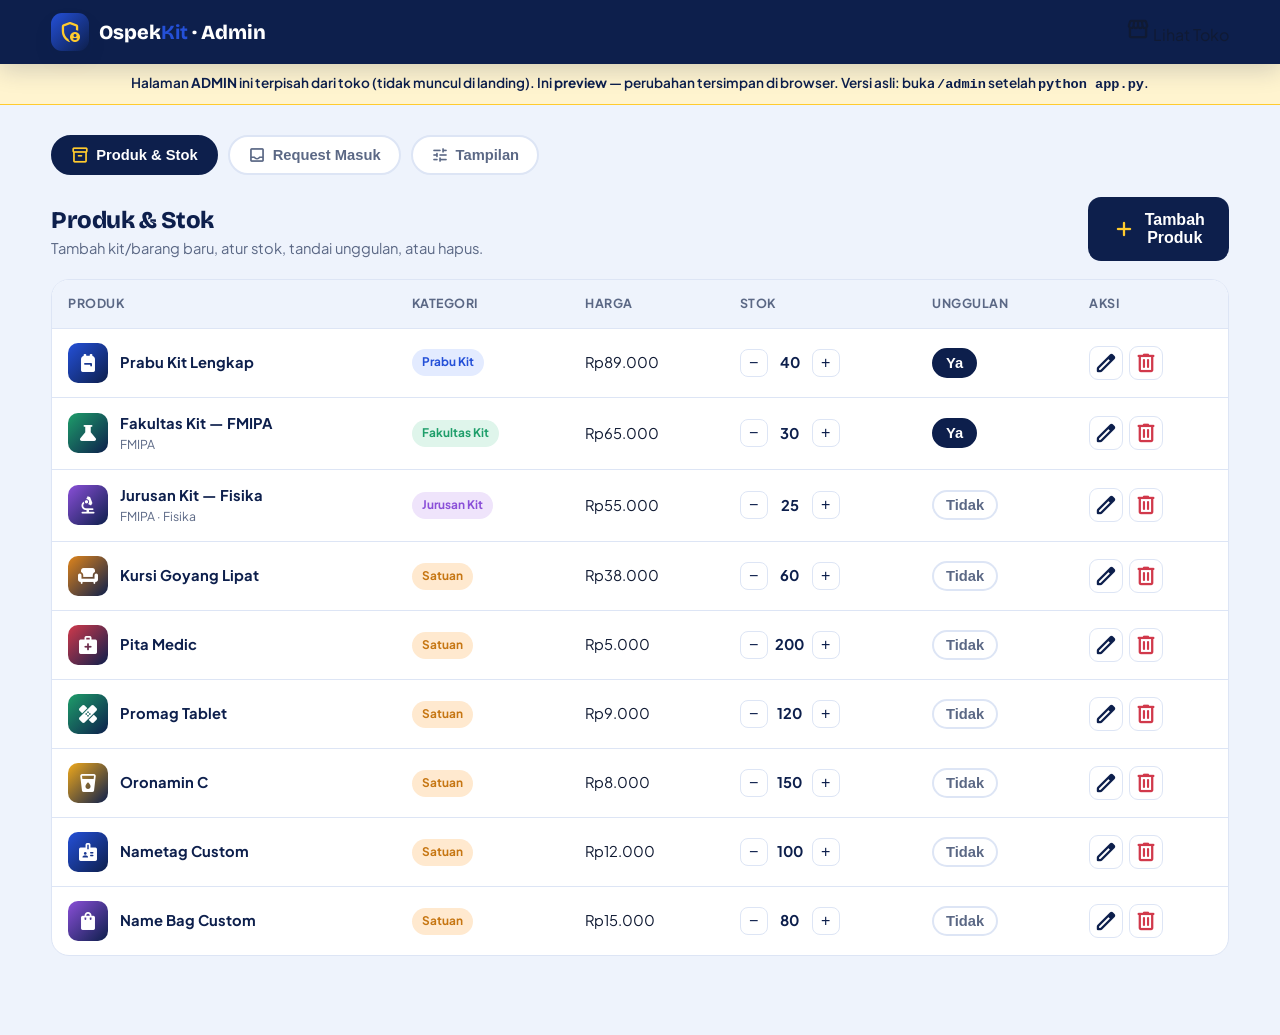
<file: preview-admin.html>
<!DOCTYPE html>
<html lang="id">
<head>
  <meta charset="UTF-8">
  <meta name="viewport" content="width=device-width, initial-scale=1.0">
  <title>Ospek Kit — Admin (Preview)</title>
  <link rel="preconnect" href="https://fonts.googleapis.com">
  <link rel="preconnect" href="https://fonts.gstatic.com" crossorigin>
  <link href="https://fonts.googleapis.com/css2?family=Bricolage+Grotesque:opsz,wght@12..96,600;12..96,700;12..96,800&family=Plus+Jakarta+Sans:wght@400;500;600;700;800&display=swap" rel="stylesheet">
  <link rel="stylesheet" href="https://fonts.googleapis.com/css2?family=Material+Symbols+Rounded:opsz,wght,FILL,GRAD@24,400,0,0" />
  <style>
/* ==========================================================================
   Ospek Kit — style.css
   Tema: Navy Unpad + Kuning Emas
   Font: Bricolage Grotesque (display) + Plus Jakarta Sans (body)
   ========================================================================== */

:root {
  --navy:        #0d1f4c;
  --navy-2:      #12285f;
  --blue:        #2450d8;
  --blue-2:      #3f6bf5;
  --blue-soft:   #e9f0ff;
  --yellow:      #ffcb2e;
  --yellow-2:    #ffb703;
  --yellow-soft: #fff4cf;
  --bg:          #eef3fc;
  --card:        #ffffff;
  --ink:         #101a33;
  --muted:       #5b6885;
  --line:        #dde5f5;
  --ok:          #1e9e6a;
  --danger:      #d1394b;

  --radius:   18px;
  --radius-sm:12px;
  --shadow:   0 10px 30px -12px rgba(13, 31, 76, .28);
  --shadow-lg:0 26px 60px -20px rgba(13, 31, 76, .45);
  --ease:     cubic-bezier(.2, .8, .2, 1);
}

* { box-sizing: border-box; margin: 0; padding: 0; }

html { scroll-behavior: smooth; }

body {
  font-family: "Plus Jakarta Sans", system-ui, sans-serif;
  background: var(--bg);
  color: var(--ink);
  line-height: 1.6;
  overflow-x: hidden;
  -webkit-font-smoothing: antialiased;
}

h1, h2, h3, .display {
  font-family: "Bricolage Grotesque", "Plus Jakarta Sans", sans-serif;
  line-height: 1.04;
  letter-spacing: -.02em;
  font-weight: 800;
}

a { color: inherit; text-decoration: none; }
img { max-width: 100%; display: block; }
.material-symbols-rounded { font-variation-settings: 'FILL' 0, 'wght' 500, 'GRAD' 0, 'opsz' 24; }

.wrap { width: min(1180px, 92vw); margin-inline: auto; }
.sr-only { position: absolute; width: 1px; height: 1px; overflow: hidden; clip: rect(0 0 0 0); }

/* ---------- Marquee ticker atas ---------- */
.ticker {
  background: var(--navy);
  color: var(--yellow);
  font-weight: 700;
  font-size: .82rem;
  letter-spacing: .06em;
  text-transform: uppercase;
  overflow: hidden;
  white-space: nowrap;
  border-bottom: 2px solid var(--yellow);
}
.ticker__track {
  display: inline-block;
  padding: 8px 0;
  animation: ticker 26s linear infinite;
}
.ticker:hover .ticker__track { animation-play-state: paused; }
@keyframes ticker { from { transform: translateX(0); } to { transform: translateX(-50%); } }

/* ---------- Navbar ---------- */
.nav {
  position: sticky; top: 0; z-index: 60;
  background: rgba(255, 255, 255, .82);
  backdrop-filter: blur(14px);
  border-bottom: 1px solid var(--line);
}
.nav__inner { display: flex; align-items: center; gap: 20px; height: 68px; }
.brand { display: flex; align-items: center; gap: 10px; font-family: "Bricolage Grotesque"; font-weight: 800; font-size: 1.25rem; }
.brand__logo {
  width: 38px; height: 38px; border-radius: 11px; display: grid; place-items: center;
  background: linear-gradient(135deg, var(--blue), var(--navy));
  color: var(--yellow); box-shadow: var(--shadow);
  transition: transform .5s var(--ease);
}
.brand:hover .brand__logo { transform: rotate(-8deg) scale(1.06); }
.brand b { color: var(--blue); }

.nav__links { display: flex; gap: 4px; margin-left: auto; }
.nav__links a {
  padding: 9px 15px; border-radius: 10px; font-weight: 600; font-size: .94rem;
  color: var(--muted); position: relative; transition: color .25s, background .25s;
}
.nav__links a::after {
  content: ""; position: absolute; left: 15px; right: 15px; bottom: 5px; height: 2px;
  background: var(--yellow); transform: scaleX(0); transform-origin: left; transition: transform .3s var(--ease);
}
.nav__links a:hover { color: var(--navy); background: var(--blue-soft); }
.nav__links a:hover::after { transform: scaleX(1); }

.cart-btn {
  position: relative; display: inline-flex; align-items: center; gap: 8px;
  background: var(--navy); color: #fff; padding: 10px 16px; border-radius: 12px;
  font-weight: 700; border: none; cursor: pointer; transition: transform .2s var(--ease), box-shadow .2s;
}
.cart-btn:hover { transform: translateY(-2px); box-shadow: var(--shadow); }
.cart-btn__count {
  position: absolute; top: -7px; right: -7px; min-width: 20px; height: 20px; padding: 0 5px;
  background: var(--yellow); color: var(--navy); border-radius: 999px; font-size: .72rem;
  font-weight: 800; display: grid; place-items: center; border: 2px solid #fff;
  transform: scale(0); transition: transform .3s var(--ease);
}
.cart-btn__count.show { transform: scale(1); }
.nav__burger { display: none; background: none; border: none; cursor: pointer; color: var(--navy); }

/* ---------- Hero ---------- */
.hero { position: relative; padding: 74px 0 56px; overflow: hidden; }
.hero__blobs { position: absolute; inset: 0; z-index: 0; pointer-events: none; }
.blob {
  position: absolute; border-radius: 50%; filter: blur(38px); opacity: .5;
  animation: float 14s ease-in-out infinite;
}
.blob.b1 { width: 340px; height: 340px; background: var(--blue-2); top: -80px; left: -60px; }
.blob.b2 { width: 300px; height: 300px; background: var(--yellow); bottom: -90px; right: -40px; animation-delay: -4s; }
.blob.b3 { width: 220px; height: 220px; background: #a9c2ff; top: 40%; right: 22%; animation-delay: -8s; }
@keyframes float {
  0%, 100% { transform: translate(0, 0) scale(1); }
  33% { transform: translate(24px, -30px) scale(1.08); }
  66% { transform: translate(-18px, 20px) scale(.95); }
}

.hero__grid { position: relative; z-index: 1; display: grid; grid-template-columns: 1.1fr .9fr; gap: 40px; align-items: center; }
.eyebrow {
  display: inline-flex; align-items: center; gap: 7px; background: var(--navy); color: var(--yellow);
  font-weight: 700; font-size: .78rem; letter-spacing: .05em; text-transform: uppercase;
  padding: 7px 13px; border-radius: 999px; margin-bottom: 18px;
}
.hero h1 { font-size: clamp(2.3rem, 5.2vw, 3.7rem); color: var(--navy); }
.hero h1 .hl { position: relative; color: var(--blue); white-space: nowrap; }
.hero h1 .hl::after {
  content: ""; position: absolute; left: -2px; right: -2px; bottom: 4px; height: .32em; z-index: -1;
  background: var(--yellow); border-radius: 4px; transform: rotate(-1.2deg);
}
.hero p.lead { font-size: 1.08rem; color: var(--muted); margin: 20px 0 26px; max-width: 46ch; }

.hero__search {
  display: flex; align-items: center; gap: 8px; background: #fff; border: 2px solid var(--line);
  border-radius: 16px; padding: 8px 8px 8px 16px; box-shadow: var(--shadow);
  transition: border-color .25s, box-shadow .25s;
}
.hero__search:focus-within { border-color: var(--blue); box-shadow: 0 0 0 5px var(--blue-soft); }
.hero__search .material-symbols-rounded { color: var(--muted); }
.hero__search input { flex: 1; border: none; outline: none; font: inherit; font-size: 1rem; background: transparent; }
.hero__search button {
  background: var(--blue); color: #fff; border: none; padding: 12px 20px; border-radius: 11px;
  font-weight: 700; cursor: pointer; transition: background .25s, transform .2s;
}
.hero__search button:hover { background: var(--navy); transform: translateY(-1px); }

.hero__stats { display: flex; gap: 26px; margin-top: 24px; }
.hero__stats div { }
.hero__stats b { font-family: "Bricolage Grotesque"; font-size: 1.5rem; color: var(--navy); display: block; }
.hero__stats span { font-size: .82rem; color: var(--muted); }

/* kartu float di hero kanan */
.hero__card {
  background: var(--card); border-radius: 24px; padding: 22px; box-shadow: var(--shadow-lg);
  border: 1px solid var(--line); transform: rotate(1.4deg); position: relative;
  animation: cardIn .8s var(--ease) both;
}
.hero__card::before {
  content: "READY"; position: absolute; top: 16px; right: -8px; background: var(--yellow);
  color: var(--navy); font-weight: 800; font-size: .72rem; letter-spacing: .08em; padding: 5px 14px;
  border-radius: 6px; box-shadow: var(--shadow); transform: rotate(4deg);
}
.hero__card h3 { color: var(--navy); font-size: 1.15rem; margin-bottom: 4px; }
.hero__card .price { color: var(--blue); font-weight: 800; font-size: 1.3rem; }
.hero__chip-row { display: flex; flex-wrap: wrap; gap: 7px; margin: 14px 0; }
.chip {
  background: var(--blue-soft); color: var(--navy); font-size: .78rem; font-weight: 600;
  padding: 5px 11px; border-radius: 999px;
}
.hero__tile {
  height: 128px; border-radius: 16px; display: grid; place-items: center; margin-bottom: 14px;
  background: linear-gradient(135deg, var(--blue), var(--navy));
}
.hero__tile .material-symbols-rounded { font-size: 62px; color: var(--yellow); }
@keyframes cardIn { from { opacity: 0; transform: rotate(1.4deg) translateY(26px); } }

/* ---------- Section umum ---------- */
.section { padding: 56px 0; }
.section__head { display: flex; align-items: end; justify-content: space-between; gap: 20px; margin-bottom: 26px; flex-wrap: wrap; }
.section__head h2 { font-size: clamp(1.7rem, 3.6vw, 2.4rem); color: var(--navy); }
.section__head p { color: var(--muted); max-width: 52ch; }

/* filter kategori */
.filters { display: flex; gap: 10px; flex-wrap: wrap; margin-bottom: 26px; }
.filter {
  border: 2px solid var(--line); background: #fff; color: var(--muted); padding: 9px 18px;
  border-radius: 999px; font-weight: 700; font-size: .92rem; cursor: pointer;
  transition: all .25s var(--ease); display: inline-flex; align-items: center; gap: 7px;
}
.filter:hover { border-color: var(--blue); color: var(--navy); transform: translateY(-2px); }
.filter.active { background: var(--navy); border-color: var(--navy); color: #fff; }
.filter.active .material-symbols-rounded { color: var(--yellow); }

.search-inline {
  display: flex; align-items: center; gap: 8px; background: #fff; border: 2px solid var(--line);
  border-radius: 12px; padding: 6px 6px 6px 14px; margin-bottom: 22px; max-width: 420px;
  transition: border-color .25s, box-shadow .25s;
}
.search-inline:focus-within { border-color: var(--blue); box-shadow: 0 0 0 4px var(--blue-soft); }
.search-inline input { flex: 1; border: none; outline: none; font: inherit; background: transparent; }
.search-inline .material-symbols-rounded { color: var(--muted); }
.search-inline button { background: none; border: none; cursor: pointer; color: var(--muted); display: grid; place-items: center; padding: 6px; border-radius: 8px; }
.search-inline button:hover { background: var(--blue-soft); color: var(--navy); }

/* ---------- Grid produk ---------- */
.grid { display: grid; grid-template-columns: repeat(auto-fill, minmax(258px, 1fr)); gap: 22px; }

.card {
  background: var(--card); border: 1px solid var(--line); border-radius: var(--radius);
  overflow: hidden; cursor: pointer; position: relative;
  transition: transform .35s var(--ease), box-shadow .35s var(--ease), border-color .35s;
  opacity: 0; transform: translateY(18px);
}
.card.in { opacity: 1; transform: translateY(0); }
.card:hover { transform: translateY(-8px); box-shadow: var(--shadow-lg); border-color: transparent; }
.card__media { height: 148px; display: grid; place-items: center; position: relative; overflow: hidden; }
.card__media .material-symbols-rounded { font-size: 60px; color: #fff; z-index: 1; transition: transform .5s var(--ease); font-variation-settings: 'FILL' 1; }
.card:hover .card__media .material-symbols-rounded { transform: scale(1.14) rotate(-4deg); }
.card__media::after {
  content: ""; position: absolute; inset: 0; background: radial-gradient(circle at 70% 20%, rgba(255,255,255,.28), transparent 60%);
}
.card__badge {
  position: absolute; top: 12px; left: 12px; z-index: 2; background: var(--yellow); color: var(--navy);
  font-size: .68rem; font-weight: 800; letter-spacing: .04em; text-transform: uppercase; padding: 4px 10px; border-radius: 999px;
}
.card__fav {
  position: absolute; top: 10px; right: 10px; z-index: 2; background: rgba(255,255,255,.9); border: none;
  width: 34px; height: 34px; border-radius: 50%; display: grid; place-items: center; cursor: pointer;
  color: var(--muted); transition: transform .2s, color .2s; opacity: 0;
}
.card:hover .card__fav { opacity: 1; }
.card__fav:hover { transform: scale(1.14); color: var(--danger); }
.card__body { padding: 15px 16px 17px; }
.card__cat { font-size: .72rem; font-weight: 700; color: var(--blue); text-transform: uppercase; letter-spacing: .05em; }
.card__title { font-family: "Bricolage Grotesque"; font-weight: 700; font-size: 1.06rem; color: var(--navy); margin: 3px 0 6px; }
.card__desc { font-size: .86rem; color: var(--muted); display: -webkit-box; -webkit-line-clamp: 2; -webkit-box-orient: vertical; overflow: hidden; min-height: 40px; }
.card__foot { display: flex; align-items: center; justify-content: space-between; margin-top: 12px; }
.card__price { font-family: "Bricolage Grotesque"; font-weight: 800; color: var(--navy); font-size: 1.16rem; }
.card__stock { font-size: .74rem; font-weight: 700; }
.card__stock.ok { color: var(--ok); }
.card__stock.low { color: var(--yellow-2); }
.card__stock.out { color: var(--danger); }
.card__add {
  width: 100%; margin-top: 13px; border: none; background: var(--blue-soft); color: var(--navy);
  font-weight: 700; padding: 11px; border-radius: 11px; cursor: pointer; display: flex; align-items: center;
  justify-content: center; gap: 7px; transition: background .25s, color .25s, transform .15s;
}
.card__add:hover { background: var(--navy); color: #fff; }
.card__add:hover .material-symbols-rounded { color: var(--yellow); }
.card__add:active { transform: scale(.97); }

.empty {
  grid-column: 1 / -1; text-align: center; padding: 56px 20px; color: var(--muted);
  background: #fff; border: 2px dashed var(--line); border-radius: var(--radius);
}
.empty .material-symbols-rounded { font-size: 48px; color: var(--blue); }
.empty b { color: var(--navy); display: block; margin: 8px 0 4px; font-size: 1.1rem; }
.empty button {
  margin-top: 14px; background: var(--yellow); color: var(--navy); border: none; font-weight: 800;
  padding: 11px 22px; border-radius: 11px; cursor: pointer; transition: transform .2s;
}
.empty button:hover { transform: translateY(-2px); }

/* ---------- Request band ---------- */
.request-band {
  background: linear-gradient(135deg, var(--navy), var(--blue)); color: #fff; border-radius: 26px;
  padding: 40px; position: relative; overflow: hidden;
}
.request-band::before, .request-band::after {
  content: ""; position: absolute; border-radius: 50%; background: rgba(255,255,255,.07);
}
.request-band::before { width: 260px; height: 260px; top: -80px; right: -40px; }
.request-band::after { width: 180px; height: 180px; bottom: -70px; left: 30%; }
.request-band .inner { position: relative; z-index: 1; display: grid; grid-template-columns: 1fr auto; gap: 28px; align-items: center; }
.request-band h2 { color: #fff; }
.request-band p { color: rgba(255,255,255,.85); max-width: 54ch; margin-top: 8px; }
.request-band .btn-yellow {
  background: var(--yellow); color: var(--navy); border: none; font-weight: 800; padding: 15px 26px;
  border-radius: 14px; cursor: pointer; font-size: 1rem; display: inline-flex; align-items: center; gap: 9px;
  box-shadow: 0 12px 26px -8px rgba(255,203,46,.6); transition: transform .2s var(--ease);
}
.request-band .btn-yellow:hover { transform: translateY(-3px) scale(1.02); }

/* ---------- Contact ---------- */
.contact-grid { display: grid; grid-template-columns: repeat(auto-fit, minmax(220px, 1fr)); gap: 18px; }
.contact-card {
  background: #fff; border: 1px solid var(--line); border-radius: var(--radius); padding: 24px;
  transition: transform .3s var(--ease), box-shadow .3s;
}
.contact-card:hover { transform: translateY(-6px); box-shadow: var(--shadow); }
.contact-card .ico {
  width: 48px; height: 48px; border-radius: 13px; display: grid; place-items: center; margin-bottom: 14px;
  background: var(--blue-soft); color: var(--blue);
}
.contact-card:hover .ico { background: var(--navy); color: var(--yellow); }
.contact-card h3 { font-size: 1.05rem; color: var(--navy); }
.contact-card a, .contact-card span { color: var(--muted); font-weight: 600; }
.contact-card a:hover { color: var(--blue); }

/* ---------- Footer ---------- */
.footer { background: var(--navy); color: #fff; padding: 46px 0 24px; margin-top: 40px; }
.footer__grid { display: grid; grid-template-columns: 1.4fr 1fr 1fr; gap: 30px; }
.footer p { color: rgba(255,255,255,.7); font-size: .9rem; margin-top: 10px; max-width: 40ch; }
.footer h4 { color: var(--yellow); font-size: .82rem; text-transform: uppercase; letter-spacing: .06em; margin-bottom: 12px; }
.footer a { display: block; color: rgba(255,255,255,.8); padding: 4px 0; font-size: .92rem; transition: color .2s, padding-left .2s; }
.footer a:hover { color: var(--yellow); padding-left: 5px; }
.footer__bottom { border-top: 1px solid rgba(255,255,255,.14); margin-top: 30px; padding-top: 18px; text-align: center; color: rgba(255,255,255,.6); font-size: .84rem; }

/* ==========================================================================
   Overlay / Modal / Drawer / Toast
   ========================================================================== */
.overlay {
  position: fixed; inset: 0; z-index: 100; background: rgba(13,31,76,.5);
  backdrop-filter: blur(3px); display: none; align-items: center; justify-content: center; padding: 20px;
  opacity: 0; transition: opacity .3s;
}
.overlay.open { display: flex; opacity: 1; }

.modal {
  background: #fff; border-radius: 22px; width: min(720px, 100%); max-height: 90vh; overflow-y: auto;
  box-shadow: var(--shadow-lg); transform: translateY(26px) scale(.97); opacity: 0;
  transition: transform .4s var(--ease), opacity .4s;
}
.overlay.open .modal { transform: translateY(0) scale(1); opacity: 1; }
.modal__x {
  position: sticky; top: 12px; float: right; margin: 12px 12px 0 0; background: var(--bg); border: none;
  width: 38px; height: 38px; border-radius: 50%; cursor: pointer; display: grid; place-items: center;
  color: var(--navy); z-index: 3; transition: background .2s, transform .2s;
}
.modal__x:hover { background: var(--danger); color: #fff; transform: rotate(90deg); }

/* modal detail produk */
.pd { padding: 4px 28px 28px; }
.pd__media { height: 190px; border-radius: 18px; display: grid; place-items: center; margin-bottom: 18px; }
.pd__media .material-symbols-rounded { font-size: 84px; color: #fff; font-variation-settings: 'FILL' 1; }
.pd__cat { font-size: .76rem; font-weight: 700; color: var(--blue); text-transform: uppercase; letter-spacing: .05em; }
.pd h2 { color: var(--navy); font-size: 1.7rem; margin: 4px 0 8px; }
.pd__price { font-family: "Bricolage Grotesque"; font-size: 1.7rem; font-weight: 800; color: var(--blue); }
.pd__desc { color: var(--muted); margin: 12px 0 16px; }
.pd__section-title { font-weight: 800; color: var(--navy); font-size: .92rem; margin: 16px 0 8px; display: flex; align-items: center; gap: 7px; }
.pd__items { list-style: none; display: grid; gap: 6px; }
.pd__items li { display: flex; align-items: center; gap: 9px; color: var(--ink); font-size: .92rem; }
.pd__items .material-symbols-rounded { color: var(--ok); font-size: 20px; }
.variant-row { display: flex; flex-wrap: wrap; gap: 8px; }
.variant {
  border: 2px solid var(--line); background: #fff; padding: 8px 14px; border-radius: 10px; cursor: pointer;
  font-weight: 600; font-size: .88rem; color: var(--muted); transition: all .2s var(--ease);
}
.variant:hover { border-color: var(--blue); }
.variant.active { border-color: var(--navy); background: var(--navy); color: #fff; }

.upload-box {
  border: 2px dashed var(--line); border-radius: 14px; padding: 20px; text-align: center; cursor: pointer;
  color: var(--muted); transition: border-color .2s, background .2s; margin-top: 6px;
}
.upload-box:hover { border-color: var(--blue); background: var(--blue-soft); }
.upload-box .material-symbols-rounded { font-size: 32px; color: var(--blue); }
.upload-preview { margin-top: 12px; border-radius: 12px; border: 1px solid var(--line); max-height: 160px; object-fit: contain; }

.qty-row { display: flex; align-items: center; gap: 14px; margin-top: 18px; }
.qty { display: inline-flex; align-items: center; border: 2px solid var(--line); border-radius: 12px; overflow: hidden; }
.qty button { background: var(--bg); border: none; width: 40px; height: 42px; font-size: 1.2rem; cursor: pointer; color: var(--navy); transition: background .2s; }
.qty button:hover { background: var(--blue-soft); }
.qty input { width: 52px; text-align: center; border: none; outline: none; font: inherit; font-weight: 700; }

.btn-primary {
  background: var(--navy); color: #fff; border: none; padding: 14px 24px; border-radius: 13px;
  font-weight: 800; cursor: pointer; display: inline-flex; align-items: center; gap: 9px; font-size: 1rem;
  transition: transform .2s var(--ease), box-shadow .2s; flex: 1; justify-content: center;
}
.btn-primary:hover { transform: translateY(-2px); box-shadow: var(--shadow); }
.btn-primary .material-symbols-rounded { color: var(--yellow); }
.btn-ghost {
  background: #fff; color: var(--navy); border: 2px solid var(--line); padding: 14px 20px; border-radius: 13px;
  font-weight: 700; cursor: pointer; transition: border-color .2s;
}
.btn-ghost:hover { border-color: var(--navy); }

/* ---------- Cart drawer ---------- */
.drawer {
  position: fixed; top: 0; right: 0; height: 100%; width: min(420px, 100%); background: #fff; z-index: 110;
  box-shadow: var(--shadow-lg); transform: translateX(100%); transition: transform .4s var(--ease);
  display: flex; flex-direction: column;
}
.drawer.open { transform: translateX(0); }
.drawer__head { padding: 20px 22px; border-bottom: 1px solid var(--line); display: flex; align-items: center; justify-content: space-between; }
.drawer__head h3 { color: var(--navy); }
.drawer__body { flex: 1; overflow-y: auto; padding: 18px 22px; }
.drawer__foot { border-top: 1px solid var(--line); padding: 18px 22px; }
.cart-item { display: flex; gap: 12px; padding: 12px 0; border-bottom: 1px solid var(--line); animation: slideIn .35s var(--ease) both; }
@keyframes slideIn { from { opacity: 0; transform: translateX(20px); } }
.cart-item__ico { width: 52px; height: 52px; border-radius: 12px; display: grid; place-items: center; flex-shrink: 0; }
.cart-item__ico .material-symbols-rounded { color: #fff; font-variation-settings: 'FILL' 1; }
.cart-item__info { flex: 1; min-width: 0; }
.cart-item__info b { color: var(--navy); font-size: .95rem; }
.cart-item__info small { color: var(--muted); display: block; }
.cart-item__price { color: var(--blue); font-weight: 800; }
.cart-item .rm { background: none; border: none; color: var(--muted); cursor: pointer; padding: 2px; align-self: start; transition: color .2s; }
.cart-item .rm:hover { color: var(--danger); }
.cart-empty { text-align: center; color: var(--muted); padding: 60px 20px; }
.cart-empty .material-symbols-rounded { font-size: 56px; color: var(--line); }
.summary-row { display: flex; justify-content: space-between; margin-bottom: 8px; color: var(--muted); }
.summary-row.total { color: var(--navy); font-weight: 800; font-size: 1.2rem; font-family: "Bricolage Grotesque"; }

/* ---------- Form ---------- */
.field { margin-bottom: 14px; }
.field label { display: block; font-weight: 700; font-size: .86rem; color: var(--navy); margin-bottom: 6px; }
.field input, .field textarea, .field select {
  width: 100%; border: 2px solid var(--line); border-radius: 11px; padding: 12px 14px; font: inherit;
  background: #fff; outline: none; transition: border-color .2s, box-shadow .2s;
}
.field input:focus, .field textarea:focus, .field select:focus { border-color: var(--blue); box-shadow: 0 0 0 4px var(--blue-soft); }
.field textarea { resize: vertical; min-height: 84px; }
.row2 { display: grid; grid-template-columns: 1fr 1fr; gap: 14px; }

/* ---------- QR pembayaran ---------- */
.qr-wrap { text-align: center; padding: 8px 28px 28px; }
.qr-box {
  display: inline-block; padding: 18px; background: #fff; border: 3px solid var(--navy); border-radius: 18px;
  box-shadow: var(--shadow); position: relative; animation: pop .5s var(--ease) both;
}
.qr-box::after {
  content: "QRIS DUMMY"; position: absolute; bottom: -12px; left: 50%; transform: translateX(-50%);
  background: var(--yellow); color: var(--navy); font-weight: 800; font-size: .7rem; letter-spacing: .06em;
  padding: 4px 12px; border-radius: 999px; white-space: nowrap;
}
@keyframes pop { from { opacity: 0; transform: scale(.85); } }
.qr-total { font-family: "Bricolage Grotesque"; font-size: 2rem; font-weight: 800; color: var(--navy); margin: 18px 0 4px; }
.qr-note { color: var(--muted); font-size: .86rem; max-width: 40ch; margin: 6px auto 18px; }

/* ---------- Toast ---------- */
.toasts { position: fixed; bottom: 22px; left: 50%; transform: translateX(-50%); z-index: 200; display: flex; flex-direction: column; gap: 10px; align-items: center; }
.toast {
  background: var(--navy); color: #fff; padding: 13px 20px; border-radius: 13px; font-weight: 600;
  display: flex; align-items: center; gap: 10px; box-shadow: var(--shadow-lg);
  animation: toastIn .4s var(--ease) both; max-width: 90vw;
}
.toast.ok { background: var(--ok); }
.toast.err { background: var(--danger); }
.toast .material-symbols-rounded { color: var(--yellow); }
.toast.ok .material-symbols-rounded, .toast.err .material-symbols-rounded { color: #fff; }
@keyframes toastIn { from { opacity: 0; transform: translateY(20px); } }
.toast.out { animation: toastOut .35s var(--ease) forwards; }
@keyframes toastOut { to { opacity: 0; transform: translateY(20px); } }

/* ---------- Reveal on scroll ---------- */
.reveal { opacity: 0; transform: translateY(28px); transition: opacity .7s var(--ease), transform .7s var(--ease); }
.reveal.in { opacity: 1; transform: translateY(0); }

/* ---------- Loader ---------- */
.skeleton { background: linear-gradient(90deg, #eef3fc 25%, #dfe8f8 50%, #eef3fc 75%); background-size: 200% 100%; animation: shimmer 1.3s infinite; border-radius: var(--radius); height: 300px; }
@keyframes shimmer { to { background-position: -200% 0; } }

/* ---------- Responsive ---------- */
@media (max-width: 900px) {
  .hero__grid { grid-template-columns: 1fr; }
  .hero__card { max-width: 420px; }
  .request-band .inner { grid-template-columns: 1fr; }
  .footer__grid { grid-template-columns: 1fr; }
}
@media (max-width: 680px) {
  .nav__links { display: none; }
  .nav__burger { display: grid; place-items: center; }
  .nav__links.show {
    display: flex; position: absolute; top: 68px; left: 0; right: 0; background: #fff; flex-direction: column;
    padding: 12px; border-bottom: 1px solid var(--line); box-shadow: var(--shadow);
  }
  .row2 { grid-template-columns: 1fr; }
  .hero { padding: 44px 0 36px; }
}

@media (prefers-reduced-motion: reduce) {
  *, *::before, *::after { animation-duration: .001ms !important; animation-iteration-count: 1 !important; transition-duration: .001ms !important; scroll-behavior: auto !important; }
  .card, .reveal { opacity: 1 !important; transform: none !important; }
}

/* ==========================================================================
   Ospek Kit — admin.css
   ========================================================================== */
.admin-body { background: var(--bg); }

/* ---------- Login gate ---------- */
.login-gate {
  min-height: 100vh; display: grid; place-items: center; padding: 24px; position: relative; overflow: hidden;
  background: linear-gradient(135deg, var(--navy), var(--blue));
}
.login-blobs { position: absolute; inset: 0; }
.login-blobs .blob { opacity: .35; }
.login-blobs .b1 { background: var(--yellow); }
.login-card {
  position: relative; z-index: 1; background: #fff; border-radius: 24px; padding: 34px; width: min(420px, 100%);
  box-shadow: var(--shadow-lg); text-align: center; animation: cardIn .6s var(--ease) both;
}
.login-card h2 { color: var(--navy); margin-top: 6px; }
.login-card > p { color: var(--muted); font-size: .92rem; }
.login-card .field { text-align: left; }
.back-link { display: inline-block; margin-top: 16px; color: var(--muted); font-weight: 600; font-size: .9rem; }
.back-link:hover { color: var(--blue); }

/* ---------- Layout ---------- */
.admin-app { display: grid; grid-template-columns: 258px 1fr; min-height: 100vh; }

.side {
  background: var(--navy); color: #fff; display: flex; flex-direction: column; padding: 20px 14px;
  position: sticky; top: 0; height: 100vh;
}
.side__brand { display: flex; align-items: center; gap: 11px; padding: 6px 8px 20px; }
.side__brand b { display: block; font-family: "Bricolage Grotesque"; }
.side__brand small { color: rgba(255,255,255,.6); font-size: .78rem; }
.side__nav { display: flex; flex-direction: column; gap: 4px; flex: 1; }
.side__foot { display: flex; flex-direction: column; gap: 4px; border-top: 1px solid rgba(255,255,255,.12); padding-top: 12px; }
.side__link {
  display: flex; align-items: center; gap: 11px; background: none; border: none; color: rgba(255,255,255,.82);
  font: inherit; font-weight: 600; font-size: .94rem; padding: 12px 14px; border-radius: 12px; cursor: pointer;
  text-align: left; width: 100%; transition: background .2s, color .2s;
}
.side__link:hover { background: rgba(255,255,255,.09); color: #fff; }
.side__link.active { background: var(--blue); color: #fff; }
.side__link.active .material-symbols-rounded { color: var(--yellow); }
.pill { margin-left: auto; background: var(--yellow); color: var(--navy); font-size: .72rem; font-weight: 800; padding: 2px 8px; border-radius: 999px; }

.admin-main { padding: 22px 30px 60px; overflow-x: hidden; }
.admin-top { display: flex; align-items: center; gap: 16px; margin-bottom: 24px; }
.admin-top h1 { font-size: 1.7rem; color: var(--navy); flex: 1; }
.side-toggle { display: none; background: #fff; border: 1px solid var(--line); border-radius: 10px; padding: 8px; cursor: pointer; color: var(--navy); }

/* ---------- Tabs ---------- */
.tab { display: none; animation: fadeUp .4s var(--ease); }
.tab.active { display: block; }
@keyframes fadeUp { from { opacity: 0; transform: translateY(14px); } }

/* ---------- Stat cards ---------- */
.stat-grid { display: grid; grid-template-columns: repeat(auto-fit, minmax(180px, 1fr)); gap: 16px; margin-bottom: 22px; }
.stat {
  background: #fff; border: 1px solid var(--line); border-radius: 18px; padding: 20px; position: relative; overflow: hidden;
  transition: transform .3s var(--ease), box-shadow .3s;
}
.stat:hover { transform: translateY(-5px); box-shadow: var(--shadow); }
.stat .ico { width: 44px; height: 44px; border-radius: 12px; display: grid; place-items: center; background: var(--blue-soft); color: var(--blue); margin-bottom: 12px; }
.stat b { font-family: "Bricolage Grotesque"; font-size: 2rem; color: var(--navy); display: block; line-height: 1; }
.stat span { color: var(--muted); font-size: .86rem; font-weight: 600; }
.stat.accent .ico { background: var(--yellow-soft); color: var(--yellow-2); }
.stat.accent b { color: var(--blue); }

/* ---------- Panel ---------- */
.panel { background: #fff; border: 1px solid var(--line); border-radius: 18px; padding: 22px; margin-bottom: 18px; }
.panel h3 { color: var(--navy); margin-bottom: 14px; font-size: 1.1rem; }
.hint { color: var(--muted); font-size: .8rem; margin-top: 5px; }
.quick-actions { display: grid; grid-template-columns: repeat(auto-fit, minmax(200px, 1fr)); gap: 12px; }
.quick-actions button {
  display: flex; align-items: center; gap: 10px; background: var(--blue-soft); border: none; color: var(--navy);
  font: inherit; font-weight: 700; padding: 16px; border-radius: 14px; cursor: pointer; transition: background .2s, transform .2s;
}
.quick-actions button:hover { background: var(--navy); color: #fff; transform: translateY(-3px); }
.quick-actions button:hover .material-symbols-rounded { color: var(--yellow); }

/* ---------- Table ---------- */
.table-wrap { background: #fff; border: 1px solid var(--line); border-radius: 18px; overflow: auto; }
table { width: 100%; border-collapse: collapse; min-width: 640px; }
th, td { text-align: left; padding: 14px 16px; border-bottom: 1px solid var(--line); font-size: .92rem; }
th { background: var(--bg); color: var(--muted); font-weight: 700; font-size: .78rem; text-transform: uppercase; letter-spacing: .04em; }
tr:last-child td { border-bottom: none; }
tr { transition: background .15s; }
tbody tr:hover { background: var(--blue-soft); }
.prod-cell { display: flex; align-items: center; gap: 12px; }
.prod-cell .ico { width: 40px; height: 40px; border-radius: 10px; display: grid; place-items: center; flex-shrink: 0; }
.prod-cell .ico .material-symbols-rounded { color: #fff; font-variation-settings: 'FILL' 1; font-size: 22px; }
.prod-cell b { color: var(--navy); }
.tag { display: inline-block; padding: 4px 10px; border-radius: 999px; font-size: .74rem; font-weight: 700; }
.tag.prabu { background: #e3ebff; color: var(--blue); }
.tag.fakultas { background: #dff5eb; color: var(--ok); }
.tag.jurusan { background: #efe4fb; color: #8a4fd8; }
.tag.satuan { background: #ffe9cf; color: #c67612; }
.tag.on { background: #dff5eb; color: var(--ok); }
.tag.off { background: #ffe1e5; color: var(--danger); }
.stock-ctrl { display: inline-flex; align-items: center; gap: 6px; }
.stock-ctrl button { width: 28px; height: 28px; border-radius: 8px; border: 1px solid var(--line); background: #fff; cursor: pointer; color: var(--navy); font-size: 1rem; transition: background .15s; }
.stock-ctrl button:hover { background: var(--blue-soft); }
.stock-ctrl b { min-width: 32px; text-align: center; color: var(--navy); }
.act-btns { display: flex; gap: 6px; justify-content: flex-end; }
.icon-btn { width: 34px; height: 34px; border-radius: 9px; border: 1px solid var(--line); background: #fff; cursor: pointer; display: grid; place-items: center; color: var(--muted); transition: all .18s; }
.icon-btn:hover { color: var(--blue); border-color: var(--blue); }
.icon-btn.danger:hover { color: var(--danger); border-color: var(--danger); }

/* ---------- Requests ---------- */
.req-list, .order-list { display: grid; gap: 14px; }
.req-card, .order-card {
  background: #fff; border: 1px solid var(--line); border-radius: 16px; padding: 18px 20px;
  transition: box-shadow .2s; animation: fadeUp .3s var(--ease) both;
}
.req-card:hover, .order-card:hover { box-shadow: var(--shadow); }
.req-card__top { display: flex; align-items: start; justify-content: space-between; gap: 14px; }
.req-card h4 { color: var(--navy); font-size: 1.08rem; }
.req-card small, .order-card small { color: var(--muted); }
.req-meta { display: flex; flex-wrap: wrap; gap: 8px; margin: 10px 0; }
.req-meta span { background: var(--bg); padding: 4px 11px; border-radius: 999px; font-size: .8rem; color: var(--ink); font-weight: 600; }
.req-design { max-height: 120px; border-radius: 10px; border: 1px solid var(--line); margin-top: 8px; }
.status-select { border: 2px solid var(--line); border-radius: 10px; padding: 8px 12px; font: inherit; font-weight: 700; cursor: pointer; background: #fff; }
.status-baro { }
.badge-status { padding: 5px 12px; border-radius: 999px; font-size: .78rem; font-weight: 800; }
.badge-status.baru, .badge-status.menunggu { background: var(--yellow-soft); color: var(--yellow-2); }
.badge-status.ditinjau, .badge-status.diproses { background: #e3ebff; color: var(--blue); }
.badge-status.tersedia, .badge-status.dibayar, .badge-status.selesai { background: #dff5eb; color: var(--ok); }
.badge-status.ditolak, .badge-status.batal { background: #ffe1e5; color: var(--danger); }

.order-card__items { display: grid; gap: 6px; margin: 12px 0; }
.order-card__items div { display: flex; justify-content: space-between; font-size: .9rem; padding: 6px 0; border-bottom: 1px dashed var(--line); }
.order-total { font-family: "Bricolage Grotesque"; font-weight: 800; color: var(--navy); font-size: 1.15rem; }

.check-row { display: grid; gap: 10px; margin: 14px 0; }
.check { display: flex; align-items: center; gap: 9px; font-weight: 600; color: var(--ink); cursor: pointer; }
.check input { width: 18px; height: 18px; accent-color: var(--blue); }

.empty-state { text-align: center; padding: 60px 20px; color: var(--muted); background: #fff; border: 2px dashed var(--line); border-radius: 18px; }
.empty-state .material-symbols-rounded { font-size: 52px; color: var(--blue); }
.empty-state b { display: block; color: var(--navy); margin: 8px 0 4px; font-size: 1.1rem; }

/* ---------- Responsive ---------- */
@media (max-width: 860px) {
  .admin-app { grid-template-columns: 1fr; }
  .side {
    position: fixed; left: 0; top: 0; z-index: 90; width: 260px; transform: translateX(-100%); transition: transform .3s var(--ease);
  }
  .side.open { transform: translateX(0); box-shadow: var(--shadow-lg); }
  .side-toggle { display: grid; place-items: center; }
  .admin-main { padding: 18px; }
}

/* --- preview-admin khusus --- */
.pv-adm-top{background:var(--navy);position:sticky;top:0;z-index:50;box-shadow:0 6px 24px rgba(13,31,76,.18)}
.pv-adm-top__inner{display:flex;align-items:center;justify-content:space-between;height:64px}
.pv-adm-main{padding:30px 0 80px}
.pv-adm-head{display:flex;align-items:flex-end;justify-content:space-between;gap:16px;margin-bottom:18px;flex-wrap:wrap}
.pv-adm-head h2{font-family:'Bricolage Grotesque',sans-serif;color:var(--navy);font-size:1.5rem;margin:0}
.pv-adm-head p{color:var(--muted);margin:4px 0 0;font-size:.92rem}
.row-actions{display:flex;gap:6px;align-items:center}
.row-actions button{width:34px;height:34px;border:1px solid var(--line);background:#fff;border-radius:9px;cursor:pointer;display:inline-flex;align-items:center;justify-content:center;color:var(--navy);transition:.15s}
.row-actions button:hover{background:var(--bg);transform:translateY(-1px)}
.row-actions button.danger{color:#d1394b}
.row-actions button.danger:hover{background:#fdecef;border-color:#f4b8c2}
.mini-select{padding:6px 10px;border:1px solid var(--line);border-radius:9px;font:inherit;color:var(--navy);background:#fff}
.pv-checks{display:flex;flex-direction:column;gap:10px;margin:6px 0 4px}
.pv-check{display:flex;align-items:center;gap:10px;font-weight:600;color:var(--navy);cursor:pointer;font-size:.92rem}
.pv-check input{width:18px;height:18px;accent-color:var(--blue)}
#prodOverlay .modal{width:min(560px,100%)}

  </style>
</head>
<body>
  <header class="pv-adm-top">
    <div class="wrap pv-adm-top__inner">
      <a class="brand" href="preview.html" style="color:#fff">
        <span class="brand__logo"><span class="material-symbols-rounded">admin_panel_settings</span></span>
        <span>Ospek<b>Kit</b> · Admin</span>
      </a>
      <a class="btn-yellow" href="preview.html"><span class="material-symbols-rounded">storefront</span> Lihat Toko</a>
    </div>
  </header>

  <div style="background:var(--yellow-soft);border-bottom:1px solid var(--yellow);text-align:center;padding:8px;font-size:.85rem;color:var(--navy);font-weight:600">
    Halaman <b>ADMIN</b> ini terpisah dari toko (tidak muncul di landing). Ini <b>preview</b> — perubahan tersimpan di browser. Versi asli: buka <code>/admin</code> setelah <code>python app.py</code>.
  </div>

  <main class="wrap pv-adm-main">
    <div class="filters" id="tabs" style="margin-bottom:22px">
      <button class="filter active" data-tab="prod"><span class="material-symbols-rounded" style="font-size:18px">inventory_2</span> Produk &amp; Stok</button>
      <button class="filter" data-tab="req"><span class="material-symbols-rounded" style="font-size:18px">inbox</span> Request Masuk</button>
      <button class="filter" data-tab="set"><span class="material-symbols-rounded" style="font-size:18px">tune</span> Tampilan</button>
    </div>

    <section id="tabProd">
      <div class="pv-adm-head">
        <div><h2>Produk &amp; Stok</h2><p>Tambah kit/barang baru, atur stok, tandai unggulan, atau hapus.</p></div>
        <button class="btn-primary" id="addBtn" style="flex:0"><span class="material-symbols-rounded">add</span> Tambah Produk</button>
      </div>
      <div id="prodTable"></div>
    </section>

    <section id="tabReq" hidden>
      <div class="pv-adm-head"><div><h2>Request Masuk</h2><p>Permintaan barang dari pengunjung yang belum tersedia.</p></div></div>
      <div id="reqList"></div>
    </section>

    <section id="tabSet" hidden>
      <div class="pv-adm-head"><div><h2>Tampilan &amp; Kontak</h2><p>Atur hero, banner, dan contact person yang tampil di toko.</p></div></div>
      <div id="setBody" style="max-width:680px"></div>
    </section>
  </main>

  <!-- Product modal -->
  <div class="overlay" id="prodOverlay"><div class="modal"><button class="modal__x" data-close><span class="material-symbols-rounded">close</span></button>
    <div class="pd">
      <span class="pd__cat">Form Produk</span>
      <h2 id="prodTitle">Tambah Produk</h2>
      <div class="field"><label>Nama produk *</label><input id="f_name" placeholder="cth: Fakultas Kit — FEB"></div>
      <div class="row2">
        <div class="field"><label>Kategori</label><select id="f_cat"><option value="prabu">Prabu Kit</option><option value="fakultas">Fakultas Kit</option><option value="jurusan">Jurusan Kit</option><option value="satuan" selected>Satuan</option></select></div>
        <div class="field"><label>Harga (Rp) *</label><input id="f_price" type="number" min="0" placeholder="65000"></div>
      </div>
      <div class="row2">
        <div class="field"><label>Fakultas (opsional)</label><input id="f_fak" placeholder="FEB"></div>
        <div class="field"><label>Jurusan (opsional)</label><input id="f_jur" placeholder="Manajemen"></div>
      </div>
      <div class="row2">
        <div class="field"><label>Stok</label><input id="f_stock" type="number" min="0" value="20"></div>
        <div class="field"><label>Warna aksen</label><input id="f_accent" type="color" value="#2450d8" style="height:46px;padding:4px"></div>
      </div>
      <div class="field"><label>Ikon (Material Symbol)</label><input id="f_icon" placeholder="backpack, science, chair, badge…" value="category"></div>
      <div class="field"><label>Deskripsi</label><textarea id="f_desc" placeholder="Deskripsi singkat produk…"></textarea></div>
      <div class="field"><label>Isi kit (pisah baris/koma, opsional)</label><textarea id="f_items" placeholder="Nametag&#10;Co-card&#10;Atribut"></textarea></div>
      <div class="field"><label>Varian/warna (pisah koma, opsional)</label><input id="f_variants" placeholder="Biru, Kuning, Hitam"></div>
      <div class="pv-checks">
        <label class="pv-check"><input type="checkbox" id="f_custom"> <span>Bisa upload design (nametag/name bag)</span></label>
        <label class="pv-check"><input type="checkbox" id="f_featured"> <span>Tandai sebagai produk unggulan</span></label>
      </div>
      <button class="btn-primary" id="f_save" style="width:100%;margin-top:8px"><span class="material-symbols-rounded">save</span> Simpan Produk</button>
    </div>
  </div></div>

  <div class="toasts" id="toasts"></div>

<script>
(() => {
  "use strict";
  const $ = (s,r=document)=>r.querySelector(s), $$ = (s,r=document)=>[...r.querySelectorAll(s)];
  const rupiah = n => "Rp"+(n||0).toLocaleString("id-ID");
  const CAT_LABEL = {prabu:"Prabu Kit",fakultas:"Fakultas Kit",jurusan:"Jurusan Kit",satuan:"Satuan"};

  const SEED = [
    {id:1,name:"Prabu Kit Lengkap",category:"prabu",fakultas:"",jurusan:"",description:"Paket lengkap Ospek Kampus (PRABU). Semua wajib-bawa dalam satu tas.",price:89000,stock:40,icon:"backpack",accent:"#2450d8",items:["Nametag + tali","Pita medic (4 warna)","Buku panduan","Air mineral","Snack wajib","Kantong plastik"],variants:[],custom_design:false,featured:true},
    {id:2,name:"Fakultas Kit — FMIPA",category:"fakultas",fakultas:"FMIPA",jurusan:"",description:"Perlengkapan ospek tingkat fakultas. Nama fakultas bisa diganti dari admin.",price:65000,stock:30,icon:"science",accent:"#1e9e6a",items:["Nametag fakultas","Co-card","Atribut warna fakultas","Name bag"],variants:[],custom_design:false,featured:true},
    {id:3,name:"Jurusan Kit — Fisika",category:"jurusan",fakultas:"FMIPA",jurusan:"Fisika",description:"Perlengkapan ospek tingkat jurusan. Fakultas & jurusan bisa diganti dari admin.",price:55000,stock:25,icon:"biotech",accent:"#8a4fd8",items:["Nametag jurusan","Atribut khas jurusan","Buku angkatan"],variants:[],custom_design:false,featured:false},
    {id:4,name:"Kursi Goyang Lipat",category:"satuan",fakultas:"",jurusan:"",description:"Kursi lipat ringan buat duduk pas ospek. Warna menyesuaikan stok.",price:38000,stock:60,icon:"chair",accent:"#e0851b",items:[],variants:["Warna apapun (random)","Biru","Kuning","Hitam"],custom_design:false,featured:false},
    {id:5,name:"Pita Medic",category:"satuan",fakultas:"",jurusan:"",description:"Pita penanda kondisi medis. Pilih warna sesuai instruksi panitia.",price:5000,stock:200,icon:"medical_services",accent:"#d1394b",items:[],variants:["Ijo","Kuning","Merah","Putih"],custom_design:false,featured:false},
    {id:6,name:"Promag Tablet",category:"satuan",fakultas:"",jurusan:"",description:"Obat maag, wajib-bawa versi aman. Per strip.",price:9000,stock:120,icon:"healing",accent:"#1e9e6a",items:[],variants:[],custom_design:false,featured:false},
    {id:7,name:"Oronamin C",category:"satuan",fakultas:"",jurusan:"",description:"Minuman berenergi buat jaga stamina seharian ospek.",price:8000,stock:150,icon:"local_drink",accent:"#f0a91b",items:[],variants:[],custom_design:false,featured:false},
    {id:8,name:"Nametag Custom",category:"satuan",fakultas:"",jurusan:"",description:"Nametag cetak. Upload design sendiri, atau minta dibuatin.",price:12000,stock:100,icon:"badge",accent:"#2450d8",items:[],variants:["Design sendiri (upload)","Dibuatin panitia kit"],custom_design:true,featured:false},
    {id:9,name:"Name Bag Custom",category:"satuan",fakultas:"",jurusan:"",description:"Name bag / tas identitas. Sistem sama kayak nametag.",price:15000,stock:80,icon:"shopping_bag",accent:"#8a4fd8",items:[],variants:["Design sendiri (upload)","Dibuatin panitia kit"],custom_design:true,featured:false},
  ];
  const DEFAULT_SET = {brand:"Ospek Kit",hero_title:"Semua Perlengkapan Ospek, Satu Tempat.",hero_subtitle:"Prabu Kit, Fakultas Kit, sampai Jurusan Kit — pre-order sekarang, ambil sebelum hari-H. Nggak ada barangnya? Request aja.",banner_text:"PRE-ORDER DIBUKA • GRATIS ONGKIR AREA JATINANGOR • BAYAR QRIS • READY SEBELUM HARI-H",contact_whatsapp:"6281234567890",contact_email:"ospekkit.unpad@gmail.com",contact_instagram:"@ospekkit.unpad",contact_person:"Kak Angeli",qr_note:"QR ini masih DUMMY untuk prototype. Nanti diganti QRIS asli."};

  const store = {
    get p(){ return JSON.parse(localStorage.getItem("pv_products")||"null") || SEED; },
    set p(v){ localStorage.setItem("pv_products", JSON.stringify(v)); },
    get s(){ return Object.assign({}, DEFAULT_SET, JSON.parse(localStorage.getItem("pv_set")||"{}")); },
    set s(v){ localStorage.setItem("pv_set", JSON.stringify(v)); },
    get r(){ return JSON.parse(localStorage.getItem("pv_req")||"[]"); },
    set r(v){ localStorage.setItem("pv_req", JSON.stringify(v)); },
  };

  function toast(msg,type=""){const t=document.createElement("div");t.className="toast "+type;const i=type==="ok"?"check_circle":type==="err"?"error":"info";t.innerHTML=`<span class="material-symbols-rounded">${i}</span><span>${msg}</span>`;$("#toasts").appendChild(t);setTimeout(()=>{t.classList.add("out");setTimeout(()=>t.remove(),350)},3000);}
  function openOverlay(s){$(s).classList.add("open");document.body.style.overflow="hidden";}
  function closeOverlay(s){$(s).classList.remove("open");if(!$$(".overlay.open").length)document.body.style.overflow="";}

  // ---- Produk ----
  let editingId = null;
  function renderProd(){
    const list = store.p.slice().sort((a,b)=>(b.featured-a.featured)||(a.id-b.id));
    $("#prodTable").innerHTML = `<div class="table-wrap"><table><thead><tr><th>Produk</th><th>Kategori</th><th>Harga</th><th>Stok</th><th>Unggulan</th><th>Aksi</th></tr></thead><tbody>${list.map(p=>`
      <tr>
        <td><div class="prod-cell"><div class="ico" style="background:linear-gradient(135deg, ${p.accent}, var(--navy))"><span class="material-symbols-rounded">${p.icon}</span></div><div><b>${p.name}</b>${p.fakultas||p.jurusan?`<small style="display:block;color:var(--muted)">${[p.fakultas,p.jurusan].filter(Boolean).join(" · ")}</small>`:""}</div></div></td>
        <td><span class="tag ${p.category}">${CAT_LABEL[p.category]}</span></td>
        <td>${rupiah(p.price)}</td>
        <td><div class="stock-ctrl"><button data-s="${p.id}" data-d="-1">−</button><b id="ps-${p.id}">${p.stock}</b><button data-s="${p.id}" data-d="1">+</button></div></td>
        <td><button class="filter ${p.featured?"active":""}" data-feat="${p.id}" style="padding:5px 12px">${p.featured?"Ya":"Tidak"}</button></td>
        <td><div class="row-actions"><button data-edit="${p.id}" title="Edit"><span class="material-symbols-rounded">edit</span></button><button data-del="${p.id}" title="Hapus" class="danger"><span class="material-symbols-rounded">delete</span></button></div></td>
      </tr>`).join("")}</tbody></table></div>`;
    $$("[data-s]").forEach(b=>b.onclick=()=>{const ps=store.p,p=ps.find(x=>x.id===+b.dataset.s);p.stock=Math.max(0,p.stock+ +b.dataset.d);store.p=ps;$("#ps-"+p.id).textContent=p.stock;});
    $$("[data-feat]").forEach(b=>b.onclick=()=>{const ps=store.p,p=ps.find(x=>x.id===+b.dataset.feat);p.featured=!p.featured;store.p=ps;renderProd();toast("Status unggulan diubah","ok");});
    $$("[data-edit]").forEach(b=>b.onclick=()=>openModal(+b.dataset.edit));
    $$("[data-del]").forEach(b=>b.onclick=()=>delProduct(+b.dataset.del));
  }

  function openModal(id){
    editingId = id;
    const p = id ? store.p.find(x=>x.id===id) : null;
    $("#prodTitle").textContent = id ? "Edit Produk" : "Tambah Produk";
    $("#f_name").value = p?p.name:"";
    $("#f_cat").value = p?p.category:"satuan";
    $("#f_price").value = p?p.price:"";
    $("#f_fak").value = p?p.fakultas:"";
    $("#f_jur").value = p?p.jurusan:"";
    $("#f_stock").value = p?p.stock:20;
    $("#f_accent").value = p?p.accent:"#2450d8";
    $("#f_icon").value = p?p.icon:"category";
    $("#f_desc").value = p?p.description:"";
    $("#f_items").value = p?(p.items||[]).join("\n"):"";
    $("#f_variants").value = p?(p.variants||[]).join(", "):"";
    $("#f_custom").checked = p?!!p.custom_design:false;
    $("#f_featured").checked = p?!!p.featured:false;
    openOverlay("#prodOverlay");
  }

  function saveProduct(){
    const name = $("#f_name").value.trim();
    const price = parseInt($("#f_price").value,10);
    if(!name) return toast("Nama produk wajib diisi","err");
    if(isNaN(price)||price<0) return toast("Harga belum valid","err");
    const items = $("#f_items").value.split(/[\n,]/).map(x=>x.trim()).filter(Boolean);
    const variants = $("#f_variants").value.split(",").map(x=>x.trim()).filter(Boolean);
    const obj = {
      name, category:$("#f_cat").value, fakultas:$("#f_fak").value.trim(), jurusan:$("#f_jur").value.trim(),
      description:$("#f_desc").value.trim(), price, stock:parseInt($("#f_stock").value,10)||0,
      icon:$("#f_icon").value.trim()||"category", accent:$("#f_accent").value,
      items, variants, custom_design:$("#f_custom").checked, featured:$("#f_featured").checked
    };
    const ps = store.p;
    if(editingId){
      const i = ps.findIndex(x=>x.id===editingId);
      ps[i] = Object.assign({}, ps[i], obj);
      store.p = ps; toast("Produk diperbarui","ok");
    } else {
      obj.id = ps.reduce((m,x)=>Math.max(m,x.id),0)+1;
      ps.push(obj); store.p = ps; toast(`"${name}" ditambahkan`,"ok");
    }
    closeOverlay("#prodOverlay"); renderProd();
  }

  function delProduct(id){
    const p = store.p.find(x=>x.id===id); if(!p) return;
    if(!confirm(`Hapus "${p.name}"?`)) return;
    store.p = store.p.filter(x=>x.id!==id);
    renderProd(); toast("Produk dihapus","ok");
  }

  // ---- Requests ----
  function renderReq(){
    const list = store.r;
    $("#reqList").innerHTML = list.length ? `<div class="req-list">${list.map(r=>`
      <div class="req-card">
        <div class="req-card__top"><div><h4>${r.item_name}</h4><small>${new Date(r.created_at).toLocaleString("id-ID")}</small></div><span class="badge-status ${r.status}">${r.status}</span></div>
        <div class="req-meta">${r.variant?`<span>Varian: ${r.variant}</span>`:""}<span>Qty: ${r.quantity}</span>${r.name?`<span>Oleh: ${r.name}</span>`:""}${r.whatsapp?`<span>WA: ${r.whatsapp}</span>`:""}</div>
        ${r.note?`<p style="color:var(--muted);font-size:.9rem">${r.note}</p>`:""}
        ${r.design?`<img class="req-design" src="${r.design}">`:""}
        <div class="row-actions" style="margin-top:10px">
          <select data-rs="${r.id}" class="mini-select">${["baru","ditinjau","tersedia","ditolak"].map(s=>`<option ${s===r.status?"selected":""}>${s}</option>`).join("")}</select>
          <button data-rd="${r.id}" class="danger" title="Hapus"><span class="material-symbols-rounded">delete</span></button>
        </div>
      </div>`).join("")}</div>` : `<div class="empty-state"><span class="material-symbols-rounded">inbox</span><b>Belum ada request</b><div>Request dari pengunjung akan tampil di sini.</div></div>`;
    $$("[data-rs]").forEach(sel=>sel.onchange=()=>{const arr=store.r,r=arr.find(x=>x.id===+sel.dataset.rs);r.status=sel.value;store.r=arr;renderReq();toast("Status request diubah","ok");});
    $$("[data-rd]").forEach(b=>b.onclick=()=>{if(!confirm("Hapus request ini?"))return;store.r=store.r.filter(x=>x.id!==+b.dataset.rd);renderReq();toast("Request dihapus","ok");});
  }

  // ---- Settings ----
  function renderSet(){
    const s = store.s;
    $("#setBody").innerHTML = `
      <div class="field"><label>Nama brand</label><input id="s_brand" value="${s.brand}"></div>
      <div class="field"><label>Judul hero</label><input id="s_title" value="${s.hero_title}"></div>
      <div class="field"><label>Subjudul hero</label><textarea id="s_sub">${s.hero_subtitle}</textarea></div>
      <div class="field"><label>Teks banner berjalan (pisah •)</label><input id="s_banner" value="${s.banner_text}"></div>
      <div class="row2"><div class="field"><label>WhatsApp</label><input id="s_wa" value="${s.contact_whatsapp}"></div><div class="field"><label>Email</label><input id="s_email" value="${s.contact_email}"></div></div>
      <div class="row2"><div class="field"><label>Instagram</label><input id="s_ig" value="${s.contact_instagram}"></div><div class="field"><label>Contact person</label><input id="s_cp" value="${s.contact_person}"></div></div>
      <div class="field"><label>Catatan QR</label><input id="s_qr" value="${s.qr_note}"></div>
      <button class="btn-primary" id="s_save" style="flex:0"><span class="material-symbols-rounded">save</span> Simpan Perubahan</button>`;
    $("#s_save").onclick=()=>{const v={brand:$("#s_brand").value,hero_title:$("#s_title").value,hero_subtitle:$("#s_sub").value,banner_text:$("#s_banner").value,contact_whatsapp:$("#s_wa").value,contact_email:$("#s_email").value,contact_instagram:$("#s_ig").value,contact_person:$("#s_cp").value,qr_note:$("#s_qr").value};store.s=Object.assign({},store.s,v);toast("Tersimpan. Buka/refresh toko buat lihat.","ok");};
  }

  // ---- Tabs & bind ----
  $$("#tabs .filter").forEach(b=>b.onclick=()=>{$$("#tabs .filter").forEach(x=>x.classList.remove("active"));b.classList.add("active");const t=b.dataset.tab;$("#tabProd").hidden=t!=="prod";$("#tabReq").hidden=t!=="req";$("#tabSet").hidden=t!=="set";});
  $("#addBtn").onclick=()=>openModal(null);
  $("#f_save").onclick=saveProduct;
  $$(".overlay").forEach(o=>{o.addEventListener("click",e=>{if(e.target===o)closeOverlay("#"+o.id);});$$("[data-close]",o).forEach(b=>b.onclick=()=>closeOverlay("#"+o.id));});
  document.addEventListener("keydown",e=>{if(e.key==="Escape")$$(".overlay.open").forEach(o=>closeOverlay("#"+o.id));});

  renderProd(); renderReq(); renderSet();
})();
</script>
</body>
</html>
</file>
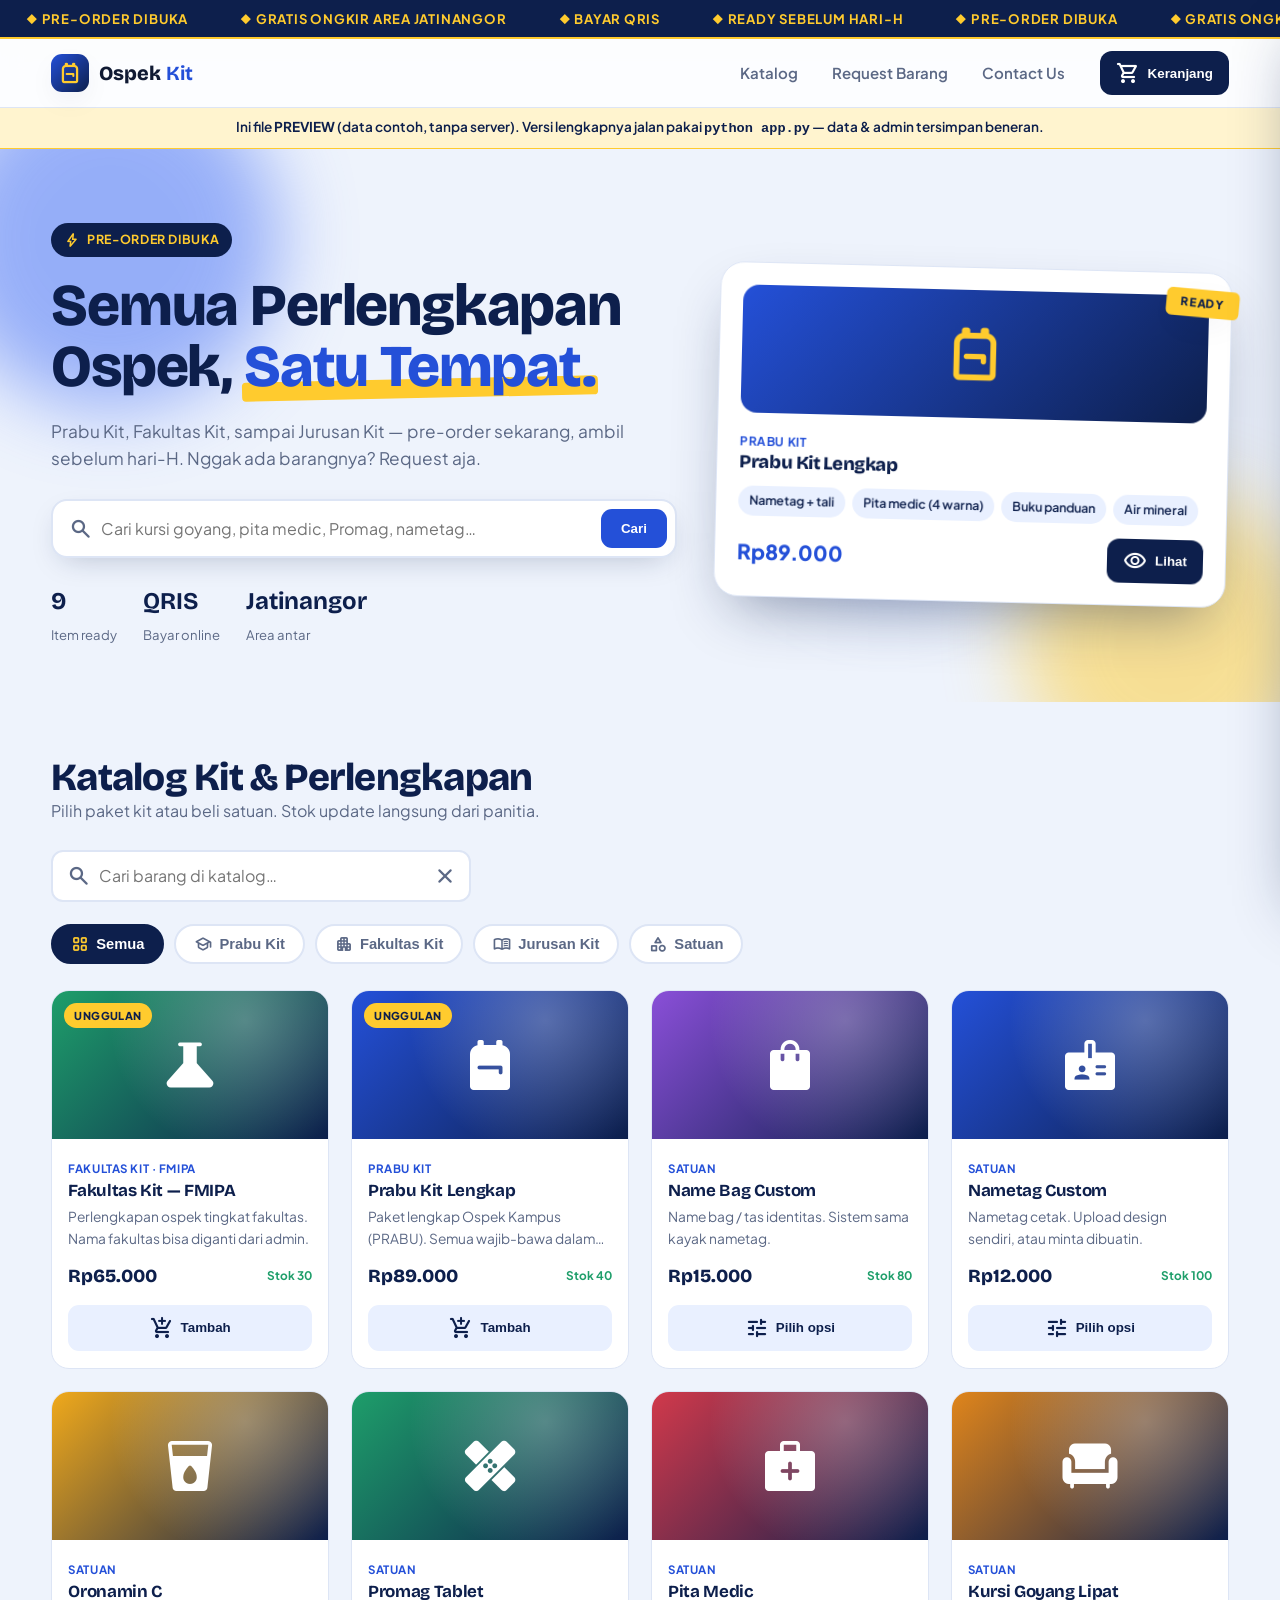
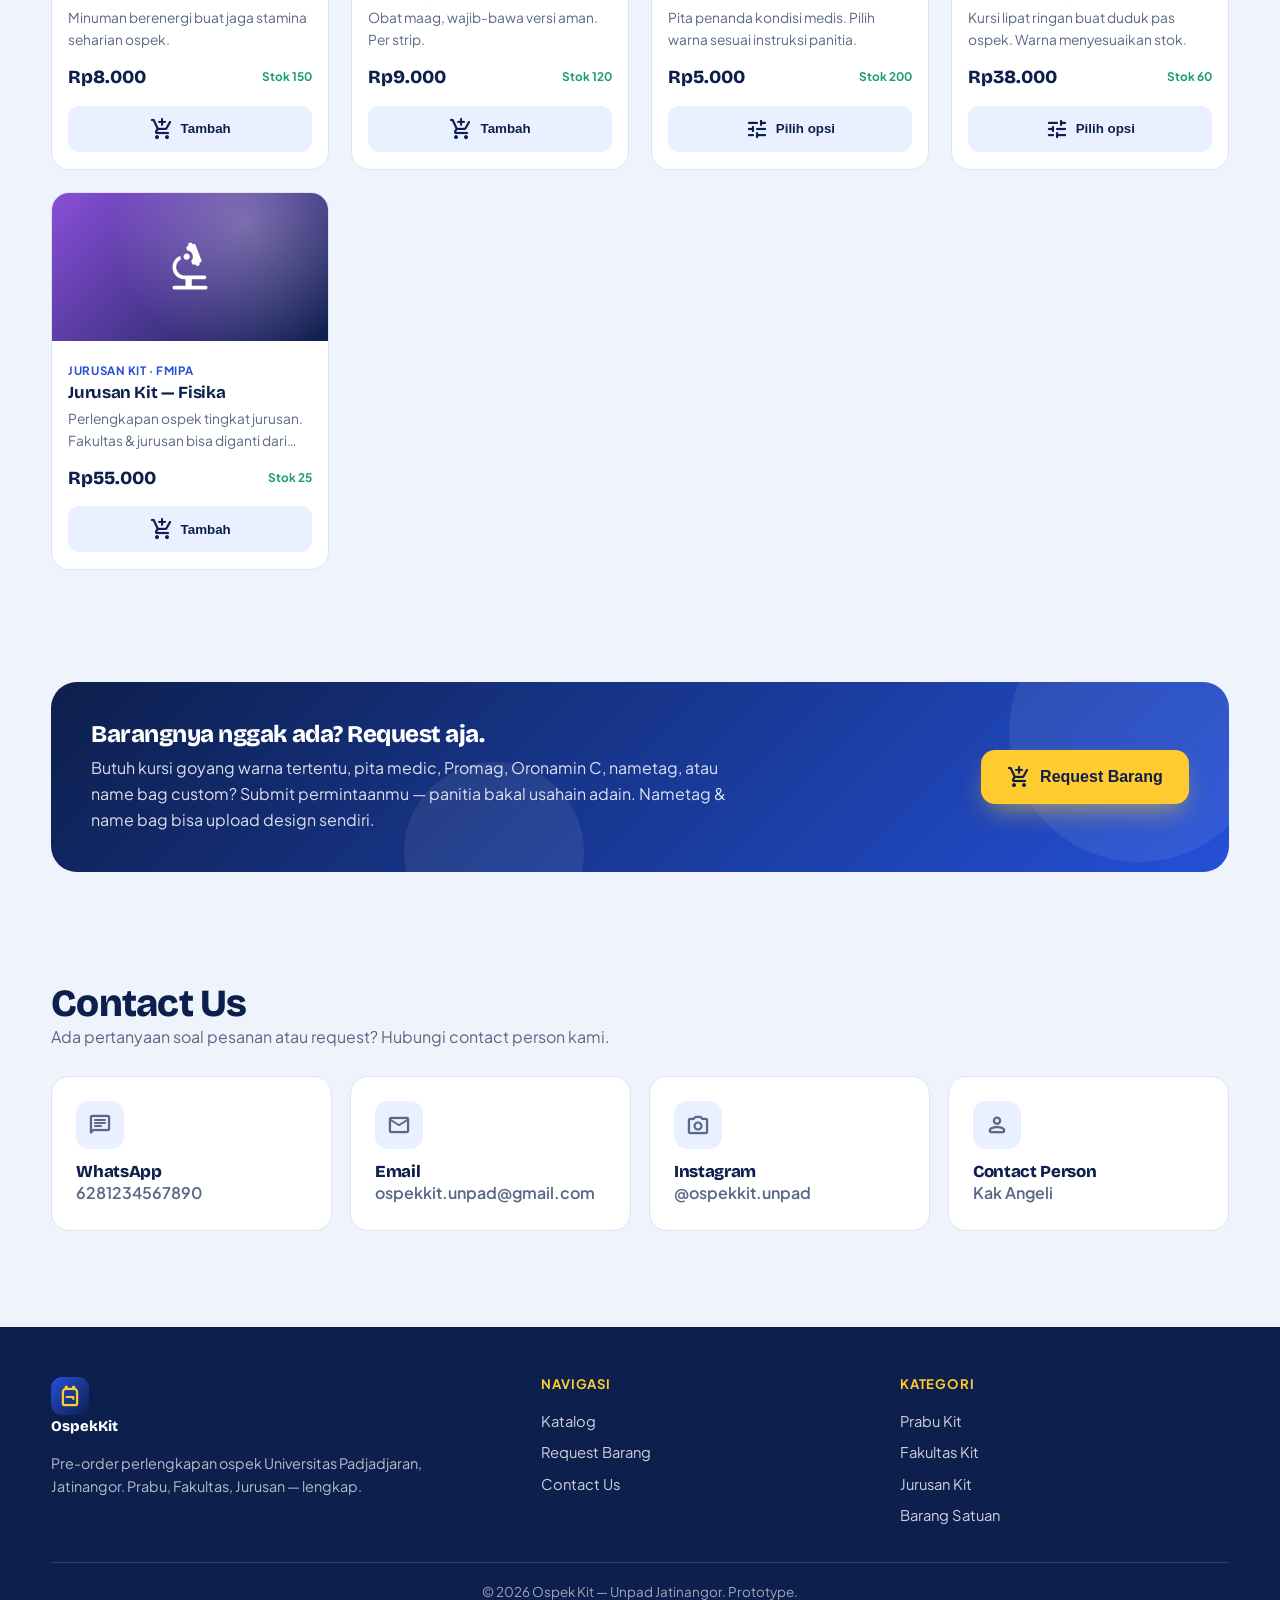
<file: preview.html>
<!DOCTYPE html>
<html lang="id">
<head>
  <meta charset="UTF-8">
  <meta name="viewport" content="width=device-width, initial-scale=1.0">
  <title>Ospek Kit — Preview</title>
  <link rel="preconnect" href="https://fonts.googleapis.com">
  <link rel="preconnect" href="https://fonts.gstatic.com" crossorigin>
  <link href="https://fonts.googleapis.com/css2?family=Bricolage+Grotesque:opsz,wght@12..96,600;12..96,700;12..96,800&family=Plus+Jakarta+Sans:wght@400;500;600;700;800&display=swap" rel="stylesheet">
  <link rel="stylesheet" href="https://fonts.googleapis.com/css2?family=Material+Symbols+Rounded:opsz,wght,FILL,GRAD@24,400,0,0" />
  <style>
/* ==========================================================================
   Ospek Kit — style.css
   Tema: Navy Unpad + Kuning Emas
   Font: Bricolage Grotesque (display) + Plus Jakarta Sans (body)
   ========================================================================== */

:root {
  --navy:        #0d1f4c;
  --navy-2:      #12285f;
  --blue:        #2450d8;
  --blue-2:      #3f6bf5;
  --blue-soft:   #e9f0ff;
  --yellow:      #ffcb2e;
  --yellow-2:    #ffb703;
  --yellow-soft: #fff4cf;
  --bg:          #eef3fc;
  --card:        #ffffff;
  --ink:         #101a33;
  --muted:       #5b6885;
  --line:        #dde5f5;
  --ok:          #1e9e6a;
  --danger:      #d1394b;

  --radius:   18px;
  --radius-sm:12px;
  --shadow:   0 10px 30px -12px rgba(13, 31, 76, .28);
  --shadow-lg:0 26px 60px -20px rgba(13, 31, 76, .45);
  --ease:     cubic-bezier(.2, .8, .2, 1);
}

* { box-sizing: border-box; margin: 0; padding: 0; }

html { scroll-behavior: smooth; }

body {
  font-family: "Plus Jakarta Sans", system-ui, sans-serif;
  background: var(--bg);
  color: var(--ink);
  line-height: 1.6;
  overflow-x: hidden;
  -webkit-font-smoothing: antialiased;
}

h1, h2, h3, .display {
  font-family: "Bricolage Grotesque", "Plus Jakarta Sans", sans-serif;
  line-height: 1.04;
  letter-spacing: -.02em;
  font-weight: 800;
}

a { color: inherit; text-decoration: none; }
img { max-width: 100%; display: block; }
.material-symbols-rounded { font-variation-settings: 'FILL' 0, 'wght' 500, 'GRAD' 0, 'opsz' 24; }

.wrap { width: min(1180px, 92vw); margin-inline: auto; }
.sr-only { position: absolute; width: 1px; height: 1px; overflow: hidden; clip: rect(0 0 0 0); }

/* ---------- Marquee ticker atas ---------- */
.ticker {
  background: var(--navy);
  color: var(--yellow);
  font-weight: 700;
  font-size: .82rem;
  letter-spacing: .06em;
  text-transform: uppercase;
  overflow: hidden;
  white-space: nowrap;
  border-bottom: 2px solid var(--yellow);
}
.ticker__track {
  display: inline-block;
  padding: 8px 0;
  animation: ticker 26s linear infinite;
}
.ticker:hover .ticker__track { animation-play-state: paused; }
@keyframes ticker { from { transform: translateX(0); } to { transform: translateX(-50%); } }

/* ---------- Navbar ---------- */
.nav {
  position: sticky; top: 0; z-index: 60;
  background: rgba(255, 255, 255, .82);
  backdrop-filter: blur(14px);
  border-bottom: 1px solid var(--line);
}
.nav__inner { display: flex; align-items: center; gap: 20px; height: 68px; }
.brand { display: flex; align-items: center; gap: 10px; font-family: "Bricolage Grotesque"; font-weight: 800; font-size: 1.25rem; }
.brand__logo {
  width: 38px; height: 38px; border-radius: 11px; display: grid; place-items: center;
  background: linear-gradient(135deg, var(--blue), var(--navy));
  color: var(--yellow); box-shadow: var(--shadow);
  transition: transform .5s var(--ease);
}
.brand:hover .brand__logo { transform: rotate(-8deg) scale(1.06); }
.brand b { color: var(--blue); }

.nav__links { display: flex; gap: 4px; margin-left: auto; }
.nav__links a {
  padding: 9px 15px; border-radius: 10px; font-weight: 600; font-size: .94rem;
  color: var(--muted); position: relative; transition: color .25s, background .25s;
}
.nav__links a::after {
  content: ""; position: absolute; left: 15px; right: 15px; bottom: 5px; height: 2px;
  background: var(--yellow); transform: scaleX(0); transform-origin: left; transition: transform .3s var(--ease);
}
.nav__links a:hover { color: var(--navy); background: var(--blue-soft); }
.nav__links a:hover::after { transform: scaleX(1); }

.cart-btn {
  position: relative; display: inline-flex; align-items: center; gap: 8px;
  background: var(--navy); color: #fff; padding: 10px 16px; border-radius: 12px;
  font-weight: 700; border: none; cursor: pointer; transition: transform .2s var(--ease), box-shadow .2s;
}
.cart-btn:hover { transform: translateY(-2px); box-shadow: var(--shadow); }
.cart-btn__count {
  position: absolute; top: -7px; right: -7px; min-width: 20px; height: 20px; padding: 0 5px;
  background: var(--yellow); color: var(--navy); border-radius: 999px; font-size: .72rem;
  font-weight: 800; display: grid; place-items: center; border: 2px solid #fff;
  transform: scale(0); transition: transform .3s var(--ease);
}
.cart-btn__count.show { transform: scale(1); }
.nav__burger { display: none; background: none; border: none; cursor: pointer; color: var(--navy); }

/* ---------- Hero ---------- */
.hero { position: relative; padding: 74px 0 56px; overflow: hidden; }
.hero__blobs { position: absolute; inset: 0; z-index: 0; pointer-events: none; }
.blob {
  position: absolute; border-radius: 50%; filter: blur(38px); opacity: .5;
  animation: float 14s ease-in-out infinite;
}
.blob.b1 { width: 340px; height: 340px; background: var(--blue-2); top: -80px; left: -60px; }
.blob.b2 { width: 300px; height: 300px; background: var(--yellow); bottom: -90px; right: -40px; animation-delay: -4s; }
.blob.b3 { width: 220px; height: 220px; background: #a9c2ff; top: 40%; right: 22%; animation-delay: -8s; }
@keyframes float {
  0%, 100% { transform: translate(0, 0) scale(1); }
  33% { transform: translate(24px, -30px) scale(1.08); }
  66% { transform: translate(-18px, 20px) scale(.95); }
}

.hero__grid { position: relative; z-index: 1; display: grid; grid-template-columns: 1.1fr .9fr; gap: 40px; align-items: center; }
.eyebrow {
  display: inline-flex; align-items: center; gap: 7px; background: var(--navy); color: var(--yellow);
  font-weight: 700; font-size: .78rem; letter-spacing: .05em; text-transform: uppercase;
  padding: 7px 13px; border-radius: 999px; margin-bottom: 18px;
}
.hero h1 { font-size: clamp(2.3rem, 5.2vw, 3.7rem); color: var(--navy); }
.hero h1 .hl { position: relative; color: var(--blue); white-space: nowrap; }
.hero h1 .hl::after {
  content: ""; position: absolute; left: -2px; right: -2px; bottom: 4px; height: .32em; z-index: -1;
  background: var(--yellow); border-radius: 4px; transform: rotate(-1.2deg);
}
.hero p.lead { font-size: 1.08rem; color: var(--muted); margin: 20px 0 26px; max-width: 46ch; }

.hero__search {
  display: flex; align-items: center; gap: 8px; background: #fff; border: 2px solid var(--line);
  border-radius: 16px; padding: 8px 8px 8px 16px; box-shadow: var(--shadow);
  transition: border-color .25s, box-shadow .25s;
}
.hero__search:focus-within { border-color: var(--blue); box-shadow: 0 0 0 5px var(--blue-soft); }
.hero__search .material-symbols-rounded { color: var(--muted); }
.hero__search input { flex: 1; border: none; outline: none; font: inherit; font-size: 1rem; background: transparent; }
.hero__search button {
  background: var(--blue); color: #fff; border: none; padding: 12px 20px; border-radius: 11px;
  font-weight: 700; cursor: pointer; transition: background .25s, transform .2s;
}
.hero__search button:hover { background: var(--navy); transform: translateY(-1px); }

.hero__stats { display: flex; gap: 26px; margin-top: 24px; }
.hero__stats div { }
.hero__stats b { font-family: "Bricolage Grotesque"; font-size: 1.5rem; color: var(--navy); display: block; }
.hero__stats span { font-size: .82rem; color: var(--muted); }

/* kartu float di hero kanan */
.hero__card {
  background: var(--card); border-radius: 24px; padding: 22px; box-shadow: var(--shadow-lg);
  border: 1px solid var(--line); transform: rotate(1.4deg); position: relative;
  animation: cardIn .8s var(--ease) both;
}
.hero__card::before {
  content: "READY"; position: absolute; top: 16px; right: -8px; background: var(--yellow);
  color: var(--navy); font-weight: 800; font-size: .72rem; letter-spacing: .08em; padding: 5px 14px;
  border-radius: 6px; box-shadow: var(--shadow); transform: rotate(4deg);
}
.hero__card h3 { color: var(--navy); font-size: 1.15rem; margin-bottom: 4px; }
.hero__card .price { color: var(--blue); font-weight: 800; font-size: 1.3rem; }
.hero__chip-row { display: flex; flex-wrap: wrap; gap: 7px; margin: 14px 0; }
.chip {
  background: var(--blue-soft); color: var(--navy); font-size: .78rem; font-weight: 600;
  padding: 5px 11px; border-radius: 999px;
}
.hero__tile {
  height: 128px; border-radius: 16px; display: grid; place-items: center; margin-bottom: 14px;
  background: linear-gradient(135deg, var(--blue), var(--navy));
}
.hero__tile .material-symbols-rounded { font-size: 62px; color: var(--yellow); }
@keyframes cardIn { from { opacity: 0; transform: rotate(1.4deg) translateY(26px); } }

/* ---------- Section umum ---------- */
.section { padding: 56px 0; }
.section__head { display: flex; align-items: end; justify-content: space-between; gap: 20px; margin-bottom: 26px; flex-wrap: wrap; }
.section__head h2 { font-size: clamp(1.7rem, 3.6vw, 2.4rem); color: var(--navy); }
.section__head p { color: var(--muted); max-width: 52ch; }

/* filter kategori */
.filters { display: flex; gap: 10px; flex-wrap: wrap; margin-bottom: 26px; }
.filter {
  border: 2px solid var(--line); background: #fff; color: var(--muted); padding: 9px 18px;
  border-radius: 999px; font-weight: 700; font-size: .92rem; cursor: pointer;
  transition: all .25s var(--ease); display: inline-flex; align-items: center; gap: 7px;
}
.filter:hover { border-color: var(--blue); color: var(--navy); transform: translateY(-2px); }
.filter.active { background: var(--navy); border-color: var(--navy); color: #fff; }
.filter.active .material-symbols-rounded { color: var(--yellow); }

.search-inline {
  display: flex; align-items: center; gap: 8px; background: #fff; border: 2px solid var(--line);
  border-radius: 12px; padding: 6px 6px 6px 14px; margin-bottom: 22px; max-width: 420px;
  transition: border-color .25s, box-shadow .25s;
}
.search-inline:focus-within { border-color: var(--blue); box-shadow: 0 0 0 4px var(--blue-soft); }
.search-inline input { flex: 1; border: none; outline: none; font: inherit; background: transparent; }
.search-inline .material-symbols-rounded { color: var(--muted); }
.search-inline button { background: none; border: none; cursor: pointer; color: var(--muted); display: grid; place-items: center; padding: 6px; border-radius: 8px; }
.search-inline button:hover { background: var(--blue-soft); color: var(--navy); }

/* ---------- Grid produk ---------- */
.grid { display: grid; grid-template-columns: repeat(auto-fill, minmax(258px, 1fr)); gap: 22px; }

.card {
  background: var(--card); border: 1px solid var(--line); border-radius: var(--radius);
  overflow: hidden; cursor: pointer; position: relative;
  transition: transform .35s var(--ease), box-shadow .35s var(--ease), border-color .35s;
  opacity: 0; transform: translateY(18px);
}
.card.in { opacity: 1; transform: translateY(0); }
.card:hover { transform: translateY(-8px); box-shadow: var(--shadow-lg); border-color: transparent; }
.card__media { height: 148px; display: grid; place-items: center; position: relative; overflow: hidden; }
.card__media .material-symbols-rounded { font-size: 60px; color: #fff; z-index: 1; transition: transform .5s var(--ease); font-variation-settings: 'FILL' 1; }
.card:hover .card__media .material-symbols-rounded { transform: scale(1.14) rotate(-4deg); }
.card__media::after {
  content: ""; position: absolute; inset: 0; background: radial-gradient(circle at 70% 20%, rgba(255,255,255,.28), transparent 60%);
}
.card__badge {
  position: absolute; top: 12px; left: 12px; z-index: 2; background: var(--yellow); color: var(--navy);
  font-size: .68rem; font-weight: 800; letter-spacing: .04em; text-transform: uppercase; padding: 4px 10px; border-radius: 999px;
}
.card__fav {
  position: absolute; top: 10px; right: 10px; z-index: 2; background: rgba(255,255,255,.9); border: none;
  width: 34px; height: 34px; border-radius: 50%; display: grid; place-items: center; cursor: pointer;
  color: var(--muted); transition: transform .2s, color .2s; opacity: 0;
}
.card:hover .card__fav { opacity: 1; }
.card__fav:hover { transform: scale(1.14); color: var(--danger); }
.card__body { padding: 15px 16px 17px; }
.card__cat { font-size: .72rem; font-weight: 700; color: var(--blue); text-transform: uppercase; letter-spacing: .05em; }
.card__title { font-family: "Bricolage Grotesque"; font-weight: 700; font-size: 1.06rem; color: var(--navy); margin: 3px 0 6px; }
.card__desc { font-size: .86rem; color: var(--muted); display: -webkit-box; -webkit-line-clamp: 2; -webkit-box-orient: vertical; overflow: hidden; min-height: 40px; }
.card__foot { display: flex; align-items: center; justify-content: space-between; margin-top: 12px; }
.card__price { font-family: "Bricolage Grotesque"; font-weight: 800; color: var(--navy); font-size: 1.16rem; }
.card__stock { font-size: .74rem; font-weight: 700; }
.card__stock.ok { color: var(--ok); }
.card__stock.low { color: var(--yellow-2); }
.card__stock.out { color: var(--danger); }
.card__add {
  width: 100%; margin-top: 13px; border: none; background: var(--blue-soft); color: var(--navy);
  font-weight: 700; padding: 11px; border-radius: 11px; cursor: pointer; display: flex; align-items: center;
  justify-content: center; gap: 7px; transition: background .25s, color .25s, transform .15s;
}
.card__add:hover { background: var(--navy); color: #fff; }
.card__add:hover .material-symbols-rounded { color: var(--yellow); }
.card__add:active { transform: scale(.97); }

.empty {
  grid-column: 1 / -1; text-align: center; padding: 56px 20px; color: var(--muted);
  background: #fff; border: 2px dashed var(--line); border-radius: var(--radius);
}
.empty .material-symbols-rounded { font-size: 48px; color: var(--blue); }
.empty b { color: var(--navy); display: block; margin: 8px 0 4px; font-size: 1.1rem; }
.empty button {
  margin-top: 14px; background: var(--yellow); color: var(--navy); border: none; font-weight: 800;
  padding: 11px 22px; border-radius: 11px; cursor: pointer; transition: transform .2s;
}
.empty button:hover { transform: translateY(-2px); }

/* ---------- Request band ---------- */
.request-band {
  background: linear-gradient(135deg, var(--navy), var(--blue)); color: #fff; border-radius: 26px;
  padding: 40px; position: relative; overflow: hidden;
}
.request-band::before, .request-band::after {
  content: ""; position: absolute; border-radius: 50%; background: rgba(255,255,255,.07);
}
.request-band::before { width: 260px; height: 260px; top: -80px; right: -40px; }
.request-band::after { width: 180px; height: 180px; bottom: -70px; left: 30%; }
.request-band .inner { position: relative; z-index: 1; display: grid; grid-template-columns: 1fr auto; gap: 28px; align-items: center; }
.request-band h2 { color: #fff; }
.request-band p { color: rgba(255,255,255,.85); max-width: 54ch; margin-top: 8px; }
.request-band .btn-yellow {
  background: var(--yellow); color: var(--navy); border: none; font-weight: 800; padding: 15px 26px;
  border-radius: 14px; cursor: pointer; font-size: 1rem; display: inline-flex; align-items: center; gap: 9px;
  box-shadow: 0 12px 26px -8px rgba(255,203,46,.6); transition: transform .2s var(--ease);
}
.request-band .btn-yellow:hover { transform: translateY(-3px) scale(1.02); }

/* ---------- Contact ---------- */
.contact-grid { display: grid; grid-template-columns: repeat(auto-fit, minmax(220px, 1fr)); gap: 18px; }
.contact-card {
  background: #fff; border: 1px solid var(--line); border-radius: var(--radius); padding: 24px;
  transition: transform .3s var(--ease), box-shadow .3s;
}
.contact-card:hover { transform: translateY(-6px); box-shadow: var(--shadow); }
.contact-card .ico {
  width: 48px; height: 48px; border-radius: 13px; display: grid; place-items: center; margin-bottom: 14px;
  background: var(--blue-soft); color: var(--blue);
}
.contact-card:hover .ico { background: var(--navy); color: var(--yellow); }
.contact-card h3 { font-size: 1.05rem; color: var(--navy); }
.contact-card a, .contact-card span { color: var(--muted); font-weight: 600; }
.contact-card a:hover { color: var(--blue); }

/* ---------- Footer ---------- */
.footer { background: var(--navy); color: #fff; padding: 46px 0 24px; margin-top: 40px; }
.footer__grid { display: grid; grid-template-columns: 1.4fr 1fr 1fr; gap: 30px; }
.footer p { color: rgba(255,255,255,.7); font-size: .9rem; margin-top: 10px; max-width: 40ch; }
.footer h4 { color: var(--yellow); font-size: .82rem; text-transform: uppercase; letter-spacing: .06em; margin-bottom: 12px; }
.footer a { display: block; color: rgba(255,255,255,.8); padding: 4px 0; font-size: .92rem; transition: color .2s, padding-left .2s; }
.footer a:hover { color: var(--yellow); padding-left: 5px; }
.footer__bottom { border-top: 1px solid rgba(255,255,255,.14); margin-top: 30px; padding-top: 18px; text-align: center; color: rgba(255,255,255,.6); font-size: .84rem; }

/* ==========================================================================
   Overlay / Modal / Drawer / Toast
   ========================================================================== */
.overlay {
  position: fixed; inset: 0; z-index: 100; background: rgba(13,31,76,.5);
  backdrop-filter: blur(3px); display: none; align-items: center; justify-content: center; padding: 20px;
  opacity: 0; transition: opacity .3s;
}
.overlay.open { display: flex; opacity: 1; }

.modal {
  background: #fff; border-radius: 22px; width: min(720px, 100%); max-height: 90vh; overflow-y: auto;
  box-shadow: var(--shadow-lg); transform: translateY(26px) scale(.97); opacity: 0;
  transition: transform .4s var(--ease), opacity .4s;
}
.overlay.open .modal { transform: translateY(0) scale(1); opacity: 1; }
.modal__x {
  position: sticky; top: 12px; float: right; margin: 12px 12px 0 0; background: var(--bg); border: none;
  width: 38px; height: 38px; border-radius: 50%; cursor: pointer; display: grid; place-items: center;
  color: var(--navy); z-index: 3; transition: background .2s, transform .2s;
}
.modal__x:hover { background: var(--danger); color: #fff; transform: rotate(90deg); }

/* modal detail produk */
.pd { padding: 4px 28px 28px; }
.pd__media { height: 190px; border-radius: 18px; display: grid; place-items: center; margin-bottom: 18px; }
.pd__media .material-symbols-rounded { font-size: 84px; color: #fff; font-variation-settings: 'FILL' 1; }
.pd__cat { font-size: .76rem; font-weight: 700; color: var(--blue); text-transform: uppercase; letter-spacing: .05em; }
.pd h2 { color: var(--navy); font-size: 1.7rem; margin: 4px 0 8px; }
.pd__price { font-family: "Bricolage Grotesque"; font-size: 1.7rem; font-weight: 800; color: var(--blue); }
.pd__desc { color: var(--muted); margin: 12px 0 16px; }
.pd__section-title { font-weight: 800; color: var(--navy); font-size: .92rem; margin: 16px 0 8px; display: flex; align-items: center; gap: 7px; }
.pd__items { list-style: none; display: grid; gap: 6px; }
.pd__items li { display: flex; align-items: center; gap: 9px; color: var(--ink); font-size: .92rem; }
.pd__items .material-symbols-rounded { color: var(--ok); font-size: 20px; }
.variant-row { display: flex; flex-wrap: wrap; gap: 8px; }
.variant {
  border: 2px solid var(--line); background: #fff; padding: 8px 14px; border-radius: 10px; cursor: pointer;
  font-weight: 600; font-size: .88rem; color: var(--muted); transition: all .2s var(--ease);
}
.variant:hover { border-color: var(--blue); }
.variant.active { border-color: var(--navy); background: var(--navy); color: #fff; }

.upload-box {
  border: 2px dashed var(--line); border-radius: 14px; padding: 20px; text-align: center; cursor: pointer;
  color: var(--muted); transition: border-color .2s, background .2s; margin-top: 6px;
}
.upload-box:hover { border-color: var(--blue); background: var(--blue-soft); }
.upload-box .material-symbols-rounded { font-size: 32px; color: var(--blue); }
.upload-preview { margin-top: 12px; border-radius: 12px; border: 1px solid var(--line); max-height: 160px; object-fit: contain; }

.qty-row { display: flex; align-items: center; gap: 14px; margin-top: 18px; }
.qty { display: inline-flex; align-items: center; border: 2px solid var(--line); border-radius: 12px; overflow: hidden; }
.qty button { background: var(--bg); border: none; width: 40px; height: 42px; font-size: 1.2rem; cursor: pointer; color: var(--navy); transition: background .2s; }
.qty button:hover { background: var(--blue-soft); }
.qty input { width: 52px; text-align: center; border: none; outline: none; font: inherit; font-weight: 700; }

.btn-primary {
  background: var(--navy); color: #fff; border: none; padding: 14px 24px; border-radius: 13px;
  font-weight: 800; cursor: pointer; display: inline-flex; align-items: center; gap: 9px; font-size: 1rem;
  transition: transform .2s var(--ease), box-shadow .2s; flex: 1; justify-content: center;
}
.btn-primary:hover { transform: translateY(-2px); box-shadow: var(--shadow); }
.btn-primary .material-symbols-rounded { color: var(--yellow); }
.btn-ghost {
  background: #fff; color: var(--navy); border: 2px solid var(--line); padding: 14px 20px; border-radius: 13px;
  font-weight: 700; cursor: pointer; transition: border-color .2s;
}
.btn-ghost:hover { border-color: var(--navy); }

/* ---------- Cart drawer ---------- */
.drawer {
  position: fixed; top: 0; right: 0; height: 100%; width: min(420px, 100%); background: #fff; z-index: 110;
  box-shadow: var(--shadow-lg); transform: translateX(100%); transition: transform .4s var(--ease);
  display: flex; flex-direction: column;
}
.drawer.open { transform: translateX(0); }
.drawer__head { padding: 20px 22px; border-bottom: 1px solid var(--line); display: flex; align-items: center; justify-content: space-between; }
.drawer__head h3 { color: var(--navy); }
.drawer__body { flex: 1; overflow-y: auto; padding: 18px 22px; }
.drawer__foot { border-top: 1px solid var(--line); padding: 18px 22px; }
.cart-item { display: flex; gap: 12px; padding: 12px 0; border-bottom: 1px solid var(--line); animation: slideIn .35s var(--ease) both; }
@keyframes slideIn { from { opacity: 0; transform: translateX(20px); } }
.cart-item__ico { width: 52px; height: 52px; border-radius: 12px; display: grid; place-items: center; flex-shrink: 0; }
.cart-item__ico .material-symbols-rounded { color: #fff; font-variation-settings: 'FILL' 1; }
.cart-item__info { flex: 1; min-width: 0; }
.cart-item__info b { color: var(--navy); font-size: .95rem; }
.cart-item__info small { color: var(--muted); display: block; }
.cart-item__price { color: var(--blue); font-weight: 800; }
.cart-item .rm { background: none; border: none; color: var(--muted); cursor: pointer; padding: 2px; align-self: start; transition: color .2s; }
.cart-item .rm:hover { color: var(--danger); }
.cart-empty { text-align: center; color: var(--muted); padding: 60px 20px; }
.cart-empty .material-symbols-rounded { font-size: 56px; color: var(--line); }
.summary-row { display: flex; justify-content: space-between; margin-bottom: 8px; color: var(--muted); }
.summary-row.total { color: var(--navy); font-weight: 800; font-size: 1.2rem; font-family: "Bricolage Grotesque"; }

/* ---------- Form ---------- */
.field { margin-bottom: 14px; }
.field label { display: block; font-weight: 700; font-size: .86rem; color: var(--navy); margin-bottom: 6px; }
.field input, .field textarea, .field select {
  width: 100%; border: 2px solid var(--line); border-radius: 11px; padding: 12px 14px; font: inherit;
  background: #fff; outline: none; transition: border-color .2s, box-shadow .2s;
}
.field input:focus, .field textarea:focus, .field select:focus { border-color: var(--blue); box-shadow: 0 0 0 4px var(--blue-soft); }
.field textarea { resize: vertical; min-height: 84px; }
.row2 { display: grid; grid-template-columns: 1fr 1fr; gap: 14px; }

/* ---------- QR pembayaran ---------- */
.qr-wrap { text-align: center; padding: 8px 28px 28px; }
.qr-box {
  display: inline-block; padding: 18px; background: #fff; border: 3px solid var(--navy); border-radius: 18px;
  box-shadow: var(--shadow); position: relative; animation: pop .5s var(--ease) both;
}
.qr-box::after {
  content: "QRIS DUMMY"; position: absolute; bottom: -12px; left: 50%; transform: translateX(-50%);
  background: var(--yellow); color: var(--navy); font-weight: 800; font-size: .7rem; letter-spacing: .06em;
  padding: 4px 12px; border-radius: 999px; white-space: nowrap;
}
@keyframes pop { from { opacity: 0; transform: scale(.85); } }
.qr-total { font-family: "Bricolage Grotesque"; font-size: 2rem; font-weight: 800; color: var(--navy); margin: 18px 0 4px; }
.qr-note { color: var(--muted); font-size: .86rem; max-width: 40ch; margin: 6px auto 18px; }

/* ---------- Toast ---------- */
.toasts { position: fixed; bottom: 22px; left: 50%; transform: translateX(-50%); z-index: 200; display: flex; flex-direction: column; gap: 10px; align-items: center; }
.toast {
  background: var(--navy); color: #fff; padding: 13px 20px; border-radius: 13px; font-weight: 600;
  display: flex; align-items: center; gap: 10px; box-shadow: var(--shadow-lg);
  animation: toastIn .4s var(--ease) both; max-width: 90vw;
}
.toast.ok { background: var(--ok); }
.toast.err { background: var(--danger); }
.toast .material-symbols-rounded { color: var(--yellow); }
.toast.ok .material-symbols-rounded, .toast.err .material-symbols-rounded { color: #fff; }
@keyframes toastIn { from { opacity: 0; transform: translateY(20px); } }
.toast.out { animation: toastOut .35s var(--ease) forwards; }
@keyframes toastOut { to { opacity: 0; transform: translateY(20px); } }

/* ---------- Reveal on scroll ---------- */
.reveal { opacity: 0; transform: translateY(28px); transition: opacity .7s var(--ease), transform .7s var(--ease); }
.reveal.in { opacity: 1; transform: translateY(0); }

/* ---------- Loader ---------- */
.skeleton { background: linear-gradient(90deg, #eef3fc 25%, #dfe8f8 50%, #eef3fc 75%); background-size: 200% 100%; animation: shimmer 1.3s infinite; border-radius: var(--radius); height: 300px; }
@keyframes shimmer { to { background-position: -200% 0; } }

/* ---------- Responsive ---------- */
@media (max-width: 900px) {
  .hero__grid { grid-template-columns: 1fr; }
  .hero__card { max-width: 420px; }
  .request-band .inner { grid-template-columns: 1fr; }
  .footer__grid { grid-template-columns: 1fr; }
}
@media (max-width: 680px) {
  .nav__links { display: none; }
  .nav__burger { display: grid; place-items: center; }
  .nav__links.show {
    display: flex; position: absolute; top: 68px; left: 0; right: 0; background: #fff; flex-direction: column;
    padding: 12px; border-bottom: 1px solid var(--line); box-shadow: var(--shadow);
  }
  .row2 { grid-template-columns: 1fr; }
  .hero { padding: 44px 0 36px; }
}

@media (prefers-reduced-motion: reduce) {
  *, *::before, *::after { animation-duration: .001ms !important; animation-iteration-count: 1 !important; transition-duration: .001ms !important; scroll-behavior: auto !important; }
  .card, .reveal { opacity: 1 !important; transform: none !important; }
}

/* ==========================================================================
   Ospek Kit — admin.css
   ========================================================================== */
.admin-body { background: var(--bg); }

/* ---------- Login gate ---------- */
.login-gate {
  min-height: 100vh; display: grid; place-items: center; padding: 24px; position: relative; overflow: hidden;
  background: linear-gradient(135deg, var(--navy), var(--blue));
}
.login-blobs { position: absolute; inset: 0; }
.login-blobs .blob { opacity: .35; }
.login-blobs .b1 { background: var(--yellow); }
.login-card {
  position: relative; z-index: 1; background: #fff; border-radius: 24px; padding: 34px; width: min(420px, 100%);
  box-shadow: var(--shadow-lg); text-align: center; animation: cardIn .6s var(--ease) both;
}
.login-card h2 { color: var(--navy); margin-top: 6px; }
.login-card > p { color: var(--muted); font-size: .92rem; }
.login-card .field { text-align: left; }
.back-link { display: inline-block; margin-top: 16px; color: var(--muted); font-weight: 600; font-size: .9rem; }
.back-link:hover { color: var(--blue); }

/* ---------- Layout ---------- */
.admin-app { display: grid; grid-template-columns: 258px 1fr; min-height: 100vh; }

.side {
  background: var(--navy); color: #fff; display: flex; flex-direction: column; padding: 20px 14px;
  position: sticky; top: 0; height: 100vh;
}
.side__brand { display: flex; align-items: center; gap: 11px; padding: 6px 8px 20px; }
.side__brand b { display: block; font-family: "Bricolage Grotesque"; }
.side__brand small { color: rgba(255,255,255,.6); font-size: .78rem; }
.side__nav { display: flex; flex-direction: column; gap: 4px; flex: 1; }
.side__foot { display: flex; flex-direction: column; gap: 4px; border-top: 1px solid rgba(255,255,255,.12); padding-top: 12px; }
.side__link {
  display: flex; align-items: center; gap: 11px; background: none; border: none; color: rgba(255,255,255,.82);
  font: inherit; font-weight: 600; font-size: .94rem; padding: 12px 14px; border-radius: 12px; cursor: pointer;
  text-align: left; width: 100%; transition: background .2s, color .2s;
}
.side__link:hover { background: rgba(255,255,255,.09); color: #fff; }
.side__link.active { background: var(--blue); color: #fff; }
.side__link.active .material-symbols-rounded { color: var(--yellow); }
.pill { margin-left: auto; background: var(--yellow); color: var(--navy); font-size: .72rem; font-weight: 800; padding: 2px 8px; border-radius: 999px; }

.admin-main { padding: 22px 30px 60px; overflow-x: hidden; }
.admin-top { display: flex; align-items: center; gap: 16px; margin-bottom: 24px; }
.admin-top h1 { font-size: 1.7rem; color: var(--navy); flex: 1; }
.side-toggle { display: none; background: #fff; border: 1px solid var(--line); border-radius: 10px; padding: 8px; cursor: pointer; color: var(--navy); }

/* ---------- Tabs ---------- */
.tab { display: none; animation: fadeUp .4s var(--ease); }
.tab.active { display: block; }
@keyframes fadeUp { from { opacity: 0; transform: translateY(14px); } }

/* ---------- Stat cards ---------- */
.stat-grid { display: grid; grid-template-columns: repeat(auto-fit, minmax(180px, 1fr)); gap: 16px; margin-bottom: 22px; }
.stat {
  background: #fff; border: 1px solid var(--line); border-radius: 18px; padding: 20px; position: relative; overflow: hidden;
  transition: transform .3s var(--ease), box-shadow .3s;
}
.stat:hover { transform: translateY(-5px); box-shadow: var(--shadow); }
.stat .ico { width: 44px; height: 44px; border-radius: 12px; display: grid; place-items: center; background: var(--blue-soft); color: var(--blue); margin-bottom: 12px; }
.stat b { font-family: "Bricolage Grotesque"; font-size: 2rem; color: var(--navy); display: block; line-height: 1; }
.stat span { color: var(--muted); font-size: .86rem; font-weight: 600; }
.stat.accent .ico { background: var(--yellow-soft); color: var(--yellow-2); }
.stat.accent b { color: var(--blue); }

/* ---------- Panel ---------- */
.panel { background: #fff; border: 1px solid var(--line); border-radius: 18px; padding: 22px; margin-bottom: 18px; }
.panel h3 { color: var(--navy); margin-bottom: 14px; font-size: 1.1rem; }
.hint { color: var(--muted); font-size: .8rem; margin-top: 5px; }
.quick-actions { display: grid; grid-template-columns: repeat(auto-fit, minmax(200px, 1fr)); gap: 12px; }
.quick-actions button {
  display: flex; align-items: center; gap: 10px; background: var(--blue-soft); border: none; color: var(--navy);
  font: inherit; font-weight: 700; padding: 16px; border-radius: 14px; cursor: pointer; transition: background .2s, transform .2s;
}
.quick-actions button:hover { background: var(--navy); color: #fff; transform: translateY(-3px); }
.quick-actions button:hover .material-symbols-rounded { color: var(--yellow); }

/* ---------- Table ---------- */
.table-wrap { background: #fff; border: 1px solid var(--line); border-radius: 18px; overflow: auto; }
table { width: 100%; border-collapse: collapse; min-width: 640px; }
th, td { text-align: left; padding: 14px 16px; border-bottom: 1px solid var(--line); font-size: .92rem; }
th { background: var(--bg); color: var(--muted); font-weight: 700; font-size: .78rem; text-transform: uppercase; letter-spacing: .04em; }
tr:last-child td { border-bottom: none; }
tr { transition: background .15s; }
tbody tr:hover { background: var(--blue-soft); }
.prod-cell { display: flex; align-items: center; gap: 12px; }
.prod-cell .ico { width: 40px; height: 40px; border-radius: 10px; display: grid; place-items: center; flex-shrink: 0; }
.prod-cell .ico .material-symbols-rounded { color: #fff; font-variation-settings: 'FILL' 1; font-size: 22px; }
.prod-cell b { color: var(--navy); }
.tag { display: inline-block; padding: 4px 10px; border-radius: 999px; font-size: .74rem; font-weight: 700; }
.tag.prabu { background: #e3ebff; color: var(--blue); }
.tag.fakultas { background: #dff5eb; color: var(--ok); }
.tag.jurusan { background: #efe4fb; color: #8a4fd8; }
.tag.satuan { background: #ffe9cf; color: #c67612; }
.tag.on { background: #dff5eb; color: var(--ok); }
.tag.off { background: #ffe1e5; color: var(--danger); }
.stock-ctrl { display: inline-flex; align-items: center; gap: 6px; }
.stock-ctrl button { width: 28px; height: 28px; border-radius: 8px; border: 1px solid var(--line); background: #fff; cursor: pointer; color: var(--navy); font-size: 1rem; transition: background .15s; }
.stock-ctrl button:hover { background: var(--blue-soft); }
.stock-ctrl b { min-width: 32px; text-align: center; color: var(--navy); }
.act-btns { display: flex; gap: 6px; justify-content: flex-end; }
.icon-btn { width: 34px; height: 34px; border-radius: 9px; border: 1px solid var(--line); background: #fff; cursor: pointer; display: grid; place-items: center; color: var(--muted); transition: all .18s; }
.icon-btn:hover { color: var(--blue); border-color: var(--blue); }
.icon-btn.danger:hover { color: var(--danger); border-color: var(--danger); }

/* ---------- Requests ---------- */
.req-list, .order-list { display: grid; gap: 14px; }
.req-card, .order-card {
  background: #fff; border: 1px solid var(--line); border-radius: 16px; padding: 18px 20px;
  transition: box-shadow .2s; animation: fadeUp .3s var(--ease) both;
}
.req-card:hover, .order-card:hover { box-shadow: var(--shadow); }
.req-card__top { display: flex; align-items: start; justify-content: space-between; gap: 14px; }
.req-card h4 { color: var(--navy); font-size: 1.08rem; }
.req-card small, .order-card small { color: var(--muted); }
.req-meta { display: flex; flex-wrap: wrap; gap: 8px; margin: 10px 0; }
.req-meta span { background: var(--bg); padding: 4px 11px; border-radius: 999px; font-size: .8rem; color: var(--ink); font-weight: 600; }
.req-design { max-height: 120px; border-radius: 10px; border: 1px solid var(--line); margin-top: 8px; }
.status-select { border: 2px solid var(--line); border-radius: 10px; padding: 8px 12px; font: inherit; font-weight: 700; cursor: pointer; background: #fff; }
.status-baro { }
.badge-status { padding: 5px 12px; border-radius: 999px; font-size: .78rem; font-weight: 800; }
.badge-status.baru, .badge-status.menunggu { background: var(--yellow-soft); color: var(--yellow-2); }
.badge-status.ditinjau, .badge-status.diproses { background: #e3ebff; color: var(--blue); }
.badge-status.tersedia, .badge-status.dibayar, .badge-status.selesai { background: #dff5eb; color: var(--ok); }
.badge-status.ditolak, .badge-status.batal { background: #ffe1e5; color: var(--danger); }

.order-card__items { display: grid; gap: 6px; margin: 12px 0; }
.order-card__items div { display: flex; justify-content: space-between; font-size: .9rem; padding: 6px 0; border-bottom: 1px dashed var(--line); }
.order-total { font-family: "Bricolage Grotesque"; font-weight: 800; color: var(--navy); font-size: 1.15rem; }

.check-row { display: grid; gap: 10px; margin: 14px 0; }
.check { display: flex; align-items: center; gap: 9px; font-weight: 600; color: var(--ink); cursor: pointer; }
.check input { width: 18px; height: 18px; accent-color: var(--blue); }

.empty-state { text-align: center; padding: 60px 20px; color: var(--muted); background: #fff; border: 2px dashed var(--line); border-radius: 18px; }
.empty-state .material-symbols-rounded { font-size: 52px; color: var(--blue); }
.empty-state b { display: block; color: var(--navy); margin: 8px 0 4px; font-size: 1.1rem; }

/* ---------- Responsive ---------- */
@media (max-width: 860px) {
  .admin-app { grid-template-columns: 1fr; }
  .side {
    position: fixed; left: 0; top: 0; z-index: 90; width: 260px; transform: translateX(-100%); transition: transform .3s var(--ease);
  }
  .side.open { transform: translateX(0); box-shadow: var(--shadow-lg); }
  .side-toggle { display: grid; place-items: center; }
  .admin-main { padding: 18px; }
}

  </style>
</head>
<body>
  <div class="ticker" aria-hidden="true"><div class="ticker__track" id="ticker"></div></div>

  <header class="nav">
    <div class="wrap nav__inner">
      <a href="#top" class="brand">
        <span class="brand__logo"><span class="material-symbols-rounded">backpack</span></span>
        <span id="brandName">Ospek<b>Kit</b></span>
      </a>
      <nav class="nav__links" id="navLinks">
        <a href="#katalog">Katalog</a>
        <a href="#request">Request Barang</a>
        <a href="#kontak">Contact Us</a>
      </nav>
      <button class="cart-btn" id="cartBtn">
        <span class="material-symbols-rounded">shopping_cart</span><span>Keranjang</span>
        <span class="cart-btn__count" id="cartCount">0</span>
      </button>
      <button class="nav__burger" id="burger" aria-label="Menu"><span class="material-symbols-rounded">menu</span></button>
    </div>
  </header>

  <div style="background:var(--yellow-soft);border-bottom:1px solid var(--yellow);text-align:center;padding:8px;font-size:.85rem;color:var(--navy);font-weight:600">
    Ini file <b>PREVIEW</b> (data contoh, tanpa server). Versi lengkapnya jalan pakai <code>python app.py</code> — data & admin tersimpan beneran.
  </div>

  <main id="top">
    <section class="hero">
      <div class="hero__blobs"><span class="blob b1"></span><span class="blob b2"></span><span class="blob b3"></span></div>
      <div class="wrap hero__grid">
        <div>
          <span class="eyebrow"><span class="material-symbols-rounded" style="font-size:16px">bolt</span> Pre-Order Dibuka</span>
          <h1 id="heroTitle">Semua Perlengkapan Ospek, <span class="hl">Satu Tempat.</span></h1>
          <p class="lead" id="heroSubtitle">Prabu Kit, Fakultas Kit, sampai Jurusan Kit — pre-order sekarang, ambil sebelum hari-H.</p>
          <div class="hero__search">
            <span class="material-symbols-rounded">search</span>
            <input id="heroSearch" type="text" placeholder="Cari kursi goyang, pita medic, Promag, nametag…">
            <button id="heroSearchBtn">Cari</button>
          </div>
          <div class="hero__stats">
            <div><b id="statProducts">0</b><span>Item ready</span></div>
            <div><b>QRIS</b><span>Bayar online</span></div>
            <div><b>Jatinangor</b><span>Area antar</span></div>
          </div>
        </div>
        <div class="hero__card" id="heroCard"></div>
      </div>
    </section>

    <section class="section" id="katalog">
      <div class="wrap">
        <div class="section__head reveal">
          <div><h2>Katalog Kit &amp; Perlengkapan</h2><p>Pilih paket kit atau beli satuan. Stok update langsung dari panitia.</p></div>
        </div>
        <div class="search-inline reveal">
          <span class="material-symbols-rounded">search</span>
          <input id="catalogSearch" type="text" placeholder="Cari barang di katalog…">
          <button id="catalogClear" title="Bersihkan"><span class="material-symbols-rounded">close</span></button>
        </div>
        <div class="filters reveal" id="filters">
          <button class="filter active" data-cat="semua"><span class="material-symbols-rounded" style="font-size:18px">grid_view</span> Semua</button>
          <button class="filter" data-cat="prabu"><span class="material-symbols-rounded" style="font-size:18px">school</span> Prabu Kit</button>
          <button class="filter" data-cat="fakultas"><span class="material-symbols-rounded" style="font-size:18px">apartment</span> Fakultas Kit</button>
          <button class="filter" data-cat="jurusan"><span class="material-symbols-rounded" style="font-size:18px">menu_book</span> Jurusan Kit</button>
          <button class="filter" data-cat="satuan"><span class="material-symbols-rounded" style="font-size:18px">category</span> Satuan</button>
        </div>
        <div class="grid" id="grid"></div>
      </div>
    </section>

    <section class="section" id="request">
      <div class="wrap">
        <div class="request-band reveal">
          <div class="inner">
            <div>
              <h2>Barangnya nggak ada? Request aja.</h2>
              <p>Butuh kursi goyang warna tertentu, pita medic, Promag, Oronamin C, nametag, atau name bag custom? Submit permintaanmu — panitia bakal usahain adain. Nametag &amp; name bag bisa upload design sendiri.</p>
            </div>
            <button class="btn-yellow" id="openRequest"><span class="material-symbols-rounded">add_shopping_cart</span> Request Barang</button>
          </div>
        </div>
      </div>
    </section>

    <section class="section" id="kontak">
      <div class="wrap">
        <div class="section__head reveal"><div><h2>Contact Us</h2><p>Ada pertanyaan soal pesanan atau request? Hubungi contact person kami.</p></div></div>
        <div class="contact-grid reveal" id="contactGrid"></div>
      </div>
    </section>
  </main>

  <footer class="footer">
    <div class="wrap footer__grid">
      <div>
        <a href="#top" class="brand" style="color:#fff"><span class="brand__logo"><span class="material-symbols-rounded">backpack</span></span><span>OspekKit</span></a>
        <p>Pre-order perlengkapan ospek Universitas Padjadjaran, Jatinangor. Prabu, Fakultas, Jurusan — lengkap.</p>
      </div>
      <div><h4>Navigasi</h4><a href="#katalog">Katalog</a><a href="#request">Request Barang</a><a href="#kontak">Contact Us</a></div>
      <div><h4>Kategori</h4><a href="#" data-jump="prabu">Prabu Kit</a><a href="#" data-jump="fakultas">Fakultas Kit</a><a href="#" data-jump="jurusan">Jurusan Kit</a><a href="#" data-jump="satuan">Barang Satuan</a></div>
    </div>
    <div class="wrap footer__bottom"><span>© <span id="year"></span> Ospek Kit — Unpad Jatinangor. Prototype.</span></div>
  </footer>

  <!-- Product modal -->
  <div class="overlay" id="pdOverlay"><div class="modal"><button class="modal__x" data-close><span class="material-symbols-rounded">close</span></button><div class="pd" id="pdBody"></div></div></div>

  <!-- Request modal -->
  <div class="overlay" id="reqOverlay"><div class="modal"><button class="modal__x" data-close><span class="material-symbols-rounded">close</span></button>
    <div class="pd">
      <span class="pd__cat">Formulir Request</span><h2>Request Barang</h2>
      <p class="pd__desc">Isi barang yang kamu butuhkan. Kalau nametag/name bag, bisa upload design.</p>
      <div class="field"><label>Nama barang *</label><input id="reqItem" placeholder="cth: Kursi goyang / Pita medic / Nametag"></div>
      <div class="row2"><div class="field"><label>Varian / warna / catatan</label><input id="reqVariant" placeholder="cth: warna hijau"></div><div class="field"><label>Jumlah</label><input id="reqQty" type="number" min="1" value="1"></div></div>
      <div class="field"><label>Detail tambahan</label><textarea id="reqNote" placeholder="Jelaskan spesifikasi yang kamu mau…"></textarea></div>
      <div class="field"><label>Upload design (opsional)</label>
        <div class="upload-box" id="reqUploadBox"><span class="material-symbols-rounded">upload_file</span><div>Klik untuk upload gambar design</div></div>
        <input type="file" id="reqUpload" accept="image/*" hidden><img class="upload-preview" id="reqPreview" hidden>
      </div>
      <div class="row2"><div class="field"><label>Nama kamu</label><input id="reqName" placeholder="Nama"></div><div class="field"><label>WhatsApp</label><input id="reqWa" placeholder="08xxx"></div></div>
      <button class="btn-primary" id="reqSubmit"><span class="material-symbols-rounded">send</span> Kirim Request</button>
    </div>
  </div></div>

  <!-- Checkout modal -->
  <div class="overlay" id="coOverlay"><div class="modal"><div id="coBody"></div></div></div>


  <aside class="drawer" id="cartDrawer">
    <div class="drawer__head"><h3>Keranjang</h3><button class="modal__x" style="position:static;margin:0;float:none" id="cartClose"><span class="material-symbols-rounded">close</span></button></div>
    <div class="drawer__body" id="cartBody"></div>
    <div class="drawer__foot" id="cartFoot"></div>
  </aside>
  <div class="overlay" id="drawerOverlay" style="z-index:105"></div>
  <div class="toasts" id="toasts"></div>

<script>
(() => {
  "use strict";
  const $ = (s,r=document)=>r.querySelector(s), $$ = (s,r=document)=>[...r.querySelectorAll(s)];
  const rupiah = n => "Rp"+(n||0).toLocaleString("id-ID");
  const CAT_LABEL = {prabu:"Prabu Kit",fakultas:"Fakultas Kit",jurusan:"Jurusan Kit",satuan:"Satuan"};

  const SEED = [
    {id:1,name:"Prabu Kit Lengkap",category:"prabu",fakultas:"",jurusan:"",description:"Paket lengkap Ospek Kampus (PRABU). Semua wajib-bawa dalam satu tas.",price:89000,stock:40,icon:"backpack",accent:"#2450d8",items:["Nametag + tali","Pita medic (4 warna)","Buku panduan","Air mineral","Snack wajib","Kantong plastik"],variants:[],custom_design:false,featured:true},
    {id:2,name:"Fakultas Kit — FMIPA",category:"fakultas",fakultas:"FMIPA",jurusan:"",description:"Perlengkapan ospek tingkat fakultas. Nama fakultas bisa diganti dari admin.",price:65000,stock:30,icon:"science",accent:"#1e9e6a",items:["Nametag fakultas","Co-card","Atribut warna fakultas","Name bag"],variants:[],custom_design:false,featured:true},
    {id:3,name:"Jurusan Kit — Fisika",category:"jurusan",fakultas:"FMIPA",jurusan:"Fisika",description:"Perlengkapan ospek tingkat jurusan. Fakultas & jurusan bisa diganti dari admin.",price:55000,stock:25,icon:"biotech",accent:"#8a4fd8",items:["Nametag jurusan","Atribut khas jurusan","Buku angkatan"],variants:[],custom_design:false,featured:false},
    {id:4,name:"Kursi Goyang Lipat",category:"satuan",fakultas:"",jurusan:"",description:"Kursi lipat ringan buat duduk pas ospek. Warna menyesuaikan stok.",price:38000,stock:60,icon:"chair",accent:"#e0851b",items:[],variants:["Warna apapun (random)","Biru","Kuning","Hitam"],custom_design:false,featured:false},
    {id:5,name:"Pita Medic",category:"satuan",fakultas:"",jurusan:"",description:"Pita penanda kondisi medis. Pilih warna sesuai instruksi panitia.",price:5000,stock:200,icon:"medical_services",accent:"#d1394b",items:[],variants:["Ijo","Kuning","Merah","Putih"],custom_design:false,featured:false},
    {id:6,name:"Promag Tablet",category:"satuan",fakultas:"",jurusan:"",description:"Obat maag, wajib-bawa versi aman. Per strip.",price:9000,stock:120,icon:"healing",accent:"#1e9e6a",items:[],variants:[],custom_design:false,featured:false},
    {id:7,name:"Oronamin C",category:"satuan",fakultas:"",jurusan:"",description:"Minuman berenergi buat jaga stamina seharian ospek.",price:8000,stock:150,icon:"local_drink",accent:"#f0a91b",items:[],variants:[],custom_design:false,featured:false},
    {id:8,name:"Nametag Custom",category:"satuan",fakultas:"",jurusan:"",description:"Nametag cetak. Upload design sendiri, atau minta dibuatin.",price:12000,stock:100,icon:"badge",accent:"#2450d8",items:[],variants:["Design sendiri (upload)","Dibuatin panitia kit"],custom_design:true,featured:false},
    {id:9,name:"Name Bag Custom",category:"satuan",fakultas:"",jurusan:"",description:"Name bag / tas identitas. Sistem sama kayak nametag.",price:15000,stock:80,icon:"shopping_bag",accent:"#8a4fd8",items:[],variants:["Design sendiri (upload)","Dibuatin panitia kit"],custom_design:true,featured:false},
  ];
  const DEFAULT_SET = {brand:"Ospek Kit",hero_title:"Semua Perlengkapan Ospek, Satu Tempat.",hero_subtitle:"Prabu Kit, Fakultas Kit, sampai Jurusan Kit — pre-order sekarang, ambil sebelum hari-H. Nggak ada barangnya? Request aja.",banner_text:"PRE-ORDER DIBUKA • GRATIS ONGKIR AREA JATINANGOR • BAYAR QRIS • READY SEBELUM HARI-H",contact_whatsapp:"6281234567890",contact_email:"ospekkit.unpad@gmail.com",contact_instagram:"@ospekkit.unpad",contact_person:"Kak Angeli",qr_note:"QR ini masih DUMMY untuk prototype. Nanti diganti QRIS asli."};

  const store = {
    get p(){ return JSON.parse(localStorage.getItem("pv_products")||"null") || SEED; },
    set p(v){ localStorage.setItem("pv_products", JSON.stringify(v)); },
    get s(){ return Object.assign({}, DEFAULT_SET, JSON.parse(localStorage.getItem("pv_set")||"{}")); },
    set s(v){ localStorage.setItem("pv_set", JSON.stringify(v)); },
    get r(){ return JSON.parse(localStorage.getItem("pv_req")||"[]"); },
    set r(v){ localStorage.setItem("pv_req", JSON.stringify(v)); },
  };
  const state = {cat:"semua", q:"", cart:JSON.parse(localStorage.getItem("pv_cart")||"[]"), current:null, cv:"", cd:"", cq:1};

  function toast(msg,type=""){const t=document.createElement("div");t.className="toast "+type;const i=type==="ok"?"check_circle":type==="err"?"error":"info";t.innerHTML=`<span class="material-symbols-rounded">${i}</span><span>${msg}</span>`;$("#toasts").appendChild(t);setTimeout(()=>{t.classList.add("out");setTimeout(()=>t.remove(),350)},3000);}

  function applySettings(){const s=store.s;const[a,b]=(()=>{const p=s.brand.split(" ");return p.length>=2?[p[0]," "+p.slice(1).join(" ")]:[s.brand.slice(0,4),s.brand.slice(4)];})();$("#brandName").innerHTML=`${a}<b>${b}</b>`;
    const w=s.hero_title.trim().split(" ");$("#heroTitle").innerHTML=w.length>=2?w.slice(0,-2).join(" ")+` <span class="hl">${w.slice(-2).join(" ")}</span>`:s.hero_title;
    $("#heroSubtitle").textContent=s.hero_subtitle;
    const bt=s.banner_text.split("•").map(x=>x.trim()).filter(Boolean).map(x=>`<span style="padding:0 26px">◆ ${x}</span>`).join("");$("#ticker").innerHTML=bt+bt;
    renderContacts();}

  function filtered(){let list=store.p.slice().sort((a,b)=>(b.featured-a.featured)||(b.id-a.id));if(state.cat!=="semua")list=list.filter(p=>p.category===state.cat);
    if(state.q){const q=state.q.toLowerCase();list=list.filter(p=>[p.name,p.description,p.fakultas,p.jurusan,...p.items,...p.variants].join(" ").toLowerCase().includes(q));}return list;}

  function renderHeroCard(){const feat=store.p.find(p=>p.featured)||store.p[0];if(!feat)return;const chips=(feat.items.length?feat.items:feat.variants).slice(0,4).map(x=>`<span class="chip">${x}</span>`).join("");
    $("#heroCard").innerHTML=`<div class="hero__tile" style="background:linear-gradient(135deg, ${feat.accent}, var(--navy))"><span class="material-symbols-rounded">${feat.icon}</span></div><span class="pd__cat">${CAT_LABEL[feat.category]}</span><h3>${feat.name}</h3><div class="hero__chip-row">${chips}</div><div style="display:flex;align-items:center;justify-content:space-between"><span class="price">${rupiah(feat.price)}</span><button class="cart-btn" id="heroView"><span class="material-symbols-rounded">visibility</span> Lihat</button></div>`;
    $("#heroView").onclick=()=>openProduct(feat.id);$("#statProducts").textContent=store.p.length;}

  function stockLabel(p){if(p.stock<=0)return`<span class="card__stock out">Stok habis</span>`;if(p.stock<=10)return`<span class="card__stock low">Sisa ${p.stock}</span>`;return`<span class="card__stock ok">Stok ${p.stock}</span>`;}

  function renderGrid(){const grid=$("#grid");const list=filtered();
    if(!list.length){grid.innerHTML=`<div class="empty"><span class="material-symbols-rounded">search_off</span><b>Barang nggak ketemu</b><div>Kami mungkin belum jual "<strong>${state.q||"itu"}</strong>". Request aja!</div><button id="emptyReq"><span class="material-symbols-rounded" style="vertical-align:-4px">add</span> Request Barang Ini</button></div>`;$("#emptyReq").onclick=()=>{$("#reqItem").value=state.q;openOverlay("#reqOverlay");};return;}
    grid.innerHTML=list.map(p=>`<article class="card" data-id="${p.id}"><div class="card__media" style="background:linear-gradient(135deg, ${p.accent}, var(--navy))">${p.featured?`<span class="card__badge">Unggulan</span>`:""}<button class="card__fav"><span class="material-symbols-rounded">favorite</span></button><span class="material-symbols-rounded">${p.icon}</span></div><div class="card__body"><span class="card__cat">${CAT_LABEL[p.category]}${p.fakultas?" · "+p.fakultas:""}</span><h3 class="card__title">${p.name}</h3><p class="card__desc">${p.description}</p><div class="card__foot"><span class="card__price">${rupiah(p.price)}</span>${stockLabel(p)}</div><button class="card__add" data-add="${p.id}"><span class="material-symbols-rounded">${p.variants.length||p.custom_design?"tune":"add_shopping_cart"}</span> ${p.variants.length||p.custom_design?"Pilih opsi":"Tambah"}</button></div></article>`).join("");
    $$(".card",grid).forEach(c=>{const id=+c.dataset.id;c.addEventListener("click",e=>{if(!e.target.closest("[data-add]")&&!e.target.closest(".card__fav"))openProduct(id);});});
    $$("[data-add]",grid).forEach(b=>b.addEventListener("click",e=>{e.stopPropagation();const p=store.p.find(x=>x.id===+b.dataset.add);(p.variants.length||p.custom_design)?openProduct(p.id):quickAdd(p);}));
    $$(".card__fav",grid).forEach(b=>b.addEventListener("click",e=>{e.stopPropagation();b.querySelector(".material-symbols-rounded").style.fontVariationSettings="'FILL' 1";toast("Ditandai favorit","ok");}));
    requestAnimationFrame(()=>$$(".card",grid).forEach((c,i)=>setTimeout(()=>c.classList.add("in"),i*55)));}

  function readImage(file,cb){if(!file)return;if(file.size>3*1024*1024)return toast("Gambar maks 3MB","err");const fr=new FileReader();fr.onload=()=>cb(fr.result);fr.readAsDataURL(file);}

  function openProduct(id){const p=store.p.find(x=>x.id===id);if(!p)return;state.current=p;state.cv=p.variants[0]||"";state.cd="";state.cq=1;
    const items=p.items.length?`<div class="pd__section-title"><span class="material-symbols-rounded">checklist</span> Isi Kit</div><ul class="pd__items">${p.items.map(i=>`<li><span class="material-symbols-rounded">check_circle</span>${i}</li>`).join("")}</ul>`:"";
    const vh=p.variants.length?`<div class="pd__section-title"><span class="material-symbols-rounded">palette</span> Pilih varian</div><div class="variant-row" id="pdV">${p.variants.map((v,i)=>`<button class="variant ${i===0?"active":""}" data-v="${v}">${v}</button>`).join("")}</div>`:"";
    const up=p.custom_design?`<div class="pd__section-title"><span class="material-symbols-rounded">image</span> Upload design (opsional)</div><div class="upload-box" id="pdUB"><span class="material-symbols-rounded">upload_file</span><div>Klik untuk upload design kamu</div></div><input type="file" id="pdU" accept="image/*" hidden><img class="upload-preview" id="pdP" hidden>`:"";
    $("#pdBody").innerHTML=`<div class="pd__media" style="background:linear-gradient(135deg, ${p.accent}, var(--navy))"><span class="material-symbols-rounded">${p.icon}</span></div><span class="pd__cat">${CAT_LABEL[p.category]}${p.fakultas?" · "+p.fakultas:""}${p.jurusan?" · "+p.jurusan:""}</span><h2>${p.name}</h2><div class="pd__price">${rupiah(p.price)} <span style="font-size:.9rem;font-weight:600;color:var(--muted)">· ${p.stock>0?"stok "+p.stock:"stok habis"}</span></div><p class="pd__desc">${p.description}</p>${items}${vh}${up}<div class="qty-row"><div class="qty"><button id="qm">−</button><input id="qi" type="text" value="1" readonly><button id="qp">+</button></div><button class="btn-primary" id="pdAdd" ${p.stock<=0?"disabled style='opacity:.5'":""}><span class="material-symbols-rounded">add_shopping_cart</span> ${p.stock<=0?"Stok habis":"Tambah ke keranjang"}</button></div>`;
    $$("#pdV .variant").forEach(b=>b.onclick=()=>{$$("#pdV .variant").forEach(x=>x.classList.remove("active"));b.classList.add("active");state.cv=b.dataset.v;});
    $("#qm").onclick=()=>{state.cq=Math.max(1,state.cq-1);$("#qi").value=state.cq;};$("#qp").onclick=()=>{state.cq=Math.min(p.stock||99,state.cq+1);$("#qi").value=state.cq;};
    if(p.custom_design){$("#pdUB").onclick=()=>$("#pdU").click();$("#pdU").onchange=e=>readImage(e.target.files[0],u=>{state.cd=u;$("#pdP").src=u;$("#pdP").hidden=false;});}
    $("#pdAdd").onclick=()=>{if(p.stock>0){addToCart(p,state.cq,state.cv,state.cd);closeOverlay("#pdOverlay");}};
    openOverlay("#pdOverlay");}

  function quickAdd(p){if(p.stock<=0)return toast("Stok habis","err");addToCart(p,1,"","");}
  function addToCart(p,qty,variant,design){const key=p.id+"|"+variant+"|"+(design?"d":"");const f=state.cart.find(c=>c.key===key);if(f)f.qty+=qty;else state.cart.push({key,id:p.id,name:p.name,price:p.price,icon:p.icon,accent:p.accent,qty,variant,design});persist();bump();toast(`${p.name} masuk keranjang`,"ok");}
  const persist=()=>localStorage.setItem("pv_cart",JSON.stringify(state.cart));
  const count=()=>state.cart.reduce((a,c)=>a+c.qty,0), total=()=>state.cart.reduce((a,c)=>a+c.price*c.qty,0);
  function bump(){const el=$("#cartCount"),n=count();el.textContent=n;el.classList.toggle("show",n>0);el.style.transform="scale(1.4)";setTimeout(()=>el.style.transform="",180);}

  function renderCart(){const b=$("#cartBody"),f=$("#cartFoot");if(!state.cart.length){b.innerHTML=`<div class="cart-empty"><span class="material-symbols-rounded">shopping_cart</span><p>Keranjang masih kosong.<br>Yuk isi dulu!</p></div>`;f.innerHTML="";return;}
    b.innerHTML=state.cart.map((c,i)=>`<div class="cart-item"><div class="cart-item__ico" style="background:linear-gradient(135deg, ${c.accent}, var(--navy))"><span class="material-symbols-rounded">${c.icon}</span></div><div class="cart-item__info"><b>${c.name}</b><small>${c.variant?c.variant+" · ":""}${c.design?"design custom · ":""}${c.qty} × ${rupiah(c.price)}</small><span class="cart-item__price">${rupiah(c.price*c.qty)}</span></div><button class="rm" data-rm="${i}"><span class="material-symbols-rounded">delete</span></button></div>`).join("");
    f.innerHTML=`<div class="summary-row"><span>Subtotal</span><span>${rupiah(total())}</span></div><div class="summary-row total"><span>Total</span><span>${rupiah(total())}</span></div><button class="btn-primary" id="coBtn" style="width:100%;margin-top:12px"><span class="material-symbols-rounded">qr_code_2</span> Checkout & Bayar QRIS</button>`;
    $$("[data-rm]",b).forEach(x=>x.onclick=()=>{state.cart.splice(+x.dataset.rm,1);persist();bump();renderCart();});$("#coBtn").onclick=openCheckout;}

  function openCheckout(){if(!state.cart.length)return;closeDrawer();$("#coBody").innerHTML=`<button class="modal__x" data-close><span class="material-symbols-rounded">close</span></button><div class="pd"><span class="pd__cat">Checkout</span><h2>Data Pemesan</h2><p class="pd__desc">Isi data biar panitia bisa proses & antar pesananmu.</p><div class="row2"><div class="field"><label>Nama lengkap *</label><input id="coName"></div><div class="field"><label>WhatsApp *</label><input id="coWa" placeholder="08xxx"></div></div><div class="row2"><div class="field"><label>Fakultas</label><input id="coFak"></div><div class="field"><label>Jurusan</label><input id="coJur"></div></div><div class="field"><label>Catatan</label><textarea id="coNote"></textarea></div><div class="summary-row total" style="margin:6px 0 14px"><span>Total bayar</span><span>${rupiah(total())}</span></div><button class="btn-primary" id="coPay" style="width:100%"><span class="material-symbols-rounded">qr_code_2</span> Lanjut ke Pembayaran QRIS</button></div>`;
    bindClose($("#coOverlay"));$("#coPay").onclick=()=>{const n=$("#coName").value.trim(),w=$("#coWa").value.trim();if(!n)return toast("Nama wajib diisi","err");if(!w)return toast("WhatsApp wajib diisi","err");const t=total();const oid=Math.floor(Math.random()*9000+1000);
      // kurangi stok demo
      const ps=store.p;state.cart.forEach(c=>{const p=ps.find(x=>x.id===c.id);if(p)p.stock=Math.max(0,p.stock-c.qty);});store.p=ps;
      showQR(oid,t);state.cart=[];persist();bump();renderCart();renderGrid();renderHeroCard();};openOverlay("#coOverlay");}

  function showQR(oid,t){$("#coBody").innerHTML=`<button class="modal__x" data-close><span class="material-symbols-rounded">close</span></button><div class="qr-wrap"><span class="pd__cat">Pembayaran</span><h2 style="color:var(--navy)">Scan untuk Bayar</h2><div class="qr-total">${rupiah(t)}</div><div style="margin:14px 0 26px"><div class="qr-box">${qrSvg("OSPEKKIT-"+oid+"-"+t)}</div></div><p class="qr-note">${store.s.qr_note}</p><div style="display:flex;gap:10px;max-width:420px;margin:0 auto"><button class="btn-ghost" data-close style="flex:1">Nanti dulu</button><button class="btn-primary" id="qd"><span class="material-symbols-rounded">check</span> Sudah Bayar</button></div><p style="color:var(--muted);font-size:.82rem;margin-top:14px">No. Pesanan: <b>#${oid}</b></p></div>`;
    bindClose($("#coOverlay"));$("#qd").onclick=()=>{closeOverlay("#coOverlay");toast("Terima kasih! Panitia akan konfirmasi lewat WhatsApp.","ok");};}

  function qrSvg(seed){const N=29,cell=8,size=N*cell;let h=0;for(let i=0;i<seed.length;i++)h=(h*31+seed.charCodeAt(i))>>>0;const rnd=()=>{h=(h*1103515245+12345)&0x7fffffff;return h/0x7fffffff;};let r="";const fin=(x,y)=>{r+=`<rect x="${x*cell}" y="${y*cell}" width="${7*cell}" height="${7*cell}" fill="var(--navy)"/><rect x="${(x+1)*cell}" y="${(y+1)*cell}" width="${5*cell}" height="${5*cell}" fill="#fff"/><rect x="${(x+2)*cell}" y="${(y+2)*cell}" width="${3*cell}" height="${3*cell}" fill="var(--navy)"/>`;};const inF=(x,y)=>(x<8&&y<8)||(x>=N-8&&y<8)||(x<8&&y>=N-8);for(let y=0;y<N;y++)for(let x=0;x<N;x++)if(!inF(x,y)&&rnd()>0.5)r+=`<rect x="${x*cell}" y="${y*cell}" width="${cell}" height="${cell}" fill="var(--navy)"/>`;fin(0,0);fin(N-7,0);fin(0,N-7);return`<svg width="${size}" height="${size}" viewBox="0 0 ${size} ${size}" xmlns="http://www.w3.org/2000/svg" style="display:block"><rect width="${size}" height="${size}" fill="#fff"/>${r}<rect x="${11*cell}" y="${11*cell}" width="${7*cell}" height="${7*cell}" rx="6" fill="#fff"/><rect x="${12.2*cell}" y="${12.2*cell}" width="${4.6*cell}" height="${4.6*cell}" rx="8" fill="var(--yellow)"/></svg>`;}

  // Request
  $("#openRequest").onclick=()=>openOverlay("#reqOverlay");
  $("#reqUploadBox").onclick=()=>$("#reqUpload").click();
  $("#reqUpload").onchange=e=>readImage(e.target.files[0],u=>{state._rd=u;$("#reqPreview").src=u;$("#reqPreview").hidden=false;});
  $("#reqSubmit").onclick=()=>{const it=$("#reqItem").value.trim();if(!it)return toast("Nama barang wajib diisi","err");const arr=store.r;arr.unshift({id:Date.now(),item_name:it,variant:$("#reqVariant").value.trim(),quantity:+$("#reqQty").value||1,note:$("#reqNote").value.trim(),name:$("#reqName").value.trim(),whatsapp:$("#reqWa").value.trim(),design:state._rd||"",status:"baru",created_at:new Date().toISOString()});store.r=arr;toast("Request kamu udah masuk ke panitia. Ditunggu ya!","ok");closeOverlay("#reqOverlay");["#reqItem","#reqVariant","#reqNote","#reqName","#reqWa"].forEach(s=>$(s).value="");$("#reqQty").value=1;$("#reqPreview").hidden=true;state._rd="";};

  function renderContacts(){const s=store.s;const wa=(s.contact_whatsapp||"").replace(/\D/g,"");const cards=[{ico:"chat",title:"WhatsApp",val:s.contact_whatsapp,href:wa?`https://wa.me/${wa}`:null},{ico:"mail",title:"Email",val:s.contact_email,href:`mailto:${s.contact_email}`},{ico:"photo_camera",title:"Instagram",val:s.contact_instagram,href:null},{ico:"person",title:"Contact Person",val:s.contact_person,href:null}];
    $("#contactGrid").innerHTML=cards.map(c=>`<div class="contact-card"><div class="ico"><span class="material-symbols-rounded">${c.ico}</span></div><h3>${c.title}</h3>${c.href?`<a href="${c.href}" target="_blank" rel="noopener">${c.val}</a>`:`<span>${c.val}</span>`}</div>`).join("");}


  // overlay helpers
  function openOverlay(s){$(s).classList.add("open");document.body.style.overflow="hidden";}
  function closeOverlay(s){$(s).classList.remove("open");if(!$$(".overlay.open").length&&!$("#cartDrawer").classList.contains("open"))document.body.style.overflow="";}
  function bindClose(root){$$("[data-close]",root).forEach(b=>b.onclick=()=>closeOverlay("#"+b.closest(".overlay").id));}
  function openDrawer(){renderCart();$("#cartDrawer").classList.add("open");$("#drawerOverlay").classList.add("open");document.body.style.overflow="hidden";}
  function closeDrawer(){$("#cartDrawer").classList.remove("open");$("#drawerOverlay").classList.remove("open");if(!$$(".overlay.open").length)document.body.style.overflow="";}

  // bind
  $("#burger").onclick=()=>$("#navLinks").classList.toggle("show");
  $("#cartBtn").onclick=openDrawer;$("#cartClose").onclick=closeDrawer;$("#drawerOverlay").onclick=closeDrawer;
  $$(".overlay").forEach(o=>{o.addEventListener("click",e=>{if(e.target===o)closeOverlay("#"+o.id);});$$("[data-close]",o).forEach(b=>b.onclick=()=>closeOverlay("#"+o.id));});
  document.addEventListener("keydown",e=>{if(e.key==="Escape"){$$(".overlay.open").forEach(o=>closeOverlay("#"+o.id));closeDrawer();}});
  let tmr;const doSearch=q=>{clearTimeout(tmr);tmr=setTimeout(()=>{state.q=q.trim();renderGrid();},200);};
  $("#heroSearch").oninput=e=>{$("#catalogSearch").value=e.target.value;doSearch(e.target.value);};
  $("#heroSearchBtn").onclick=()=>$("#katalog").scrollIntoView({behavior:"smooth"});
  $("#catalogSearch").oninput=e=>doSearch(e.target.value);
  $("#catalogClear").onclick=()=>{$("#catalogSearch").value="";$("#heroSearch").value="";state.q="";renderGrid();};
  $$("#filters .filter").forEach(b=>b.onclick=()=>{$$("#filters .filter").forEach(x=>x.classList.remove("active"));b.classList.add("active");state.cat=b.dataset.cat;renderGrid();});
  $$("[data-jump]").forEach(a=>a.onclick=e=>{e.preventDefault();const c=a.dataset.jump;$$("#filters .filter").forEach(x=>x.classList.toggle("active",x.dataset.cat===c));state.cat=c;renderGrid();$("#katalog").scrollIntoView({behavior:"smooth"});});
  const io=new IntersectionObserver(es=>es.forEach(e=>{if(e.isIntersecting){e.target.classList.add("in");io.unobserve(e.target);}}),{threshold:.12});$$(".reveal").forEach(el=>io.observe(el));
  $("#year").textContent=new Date().getFullYear();

  applySettings();renderHeroCard();renderGrid();bump();
})();
</script>
</body>
</html>
</file>
